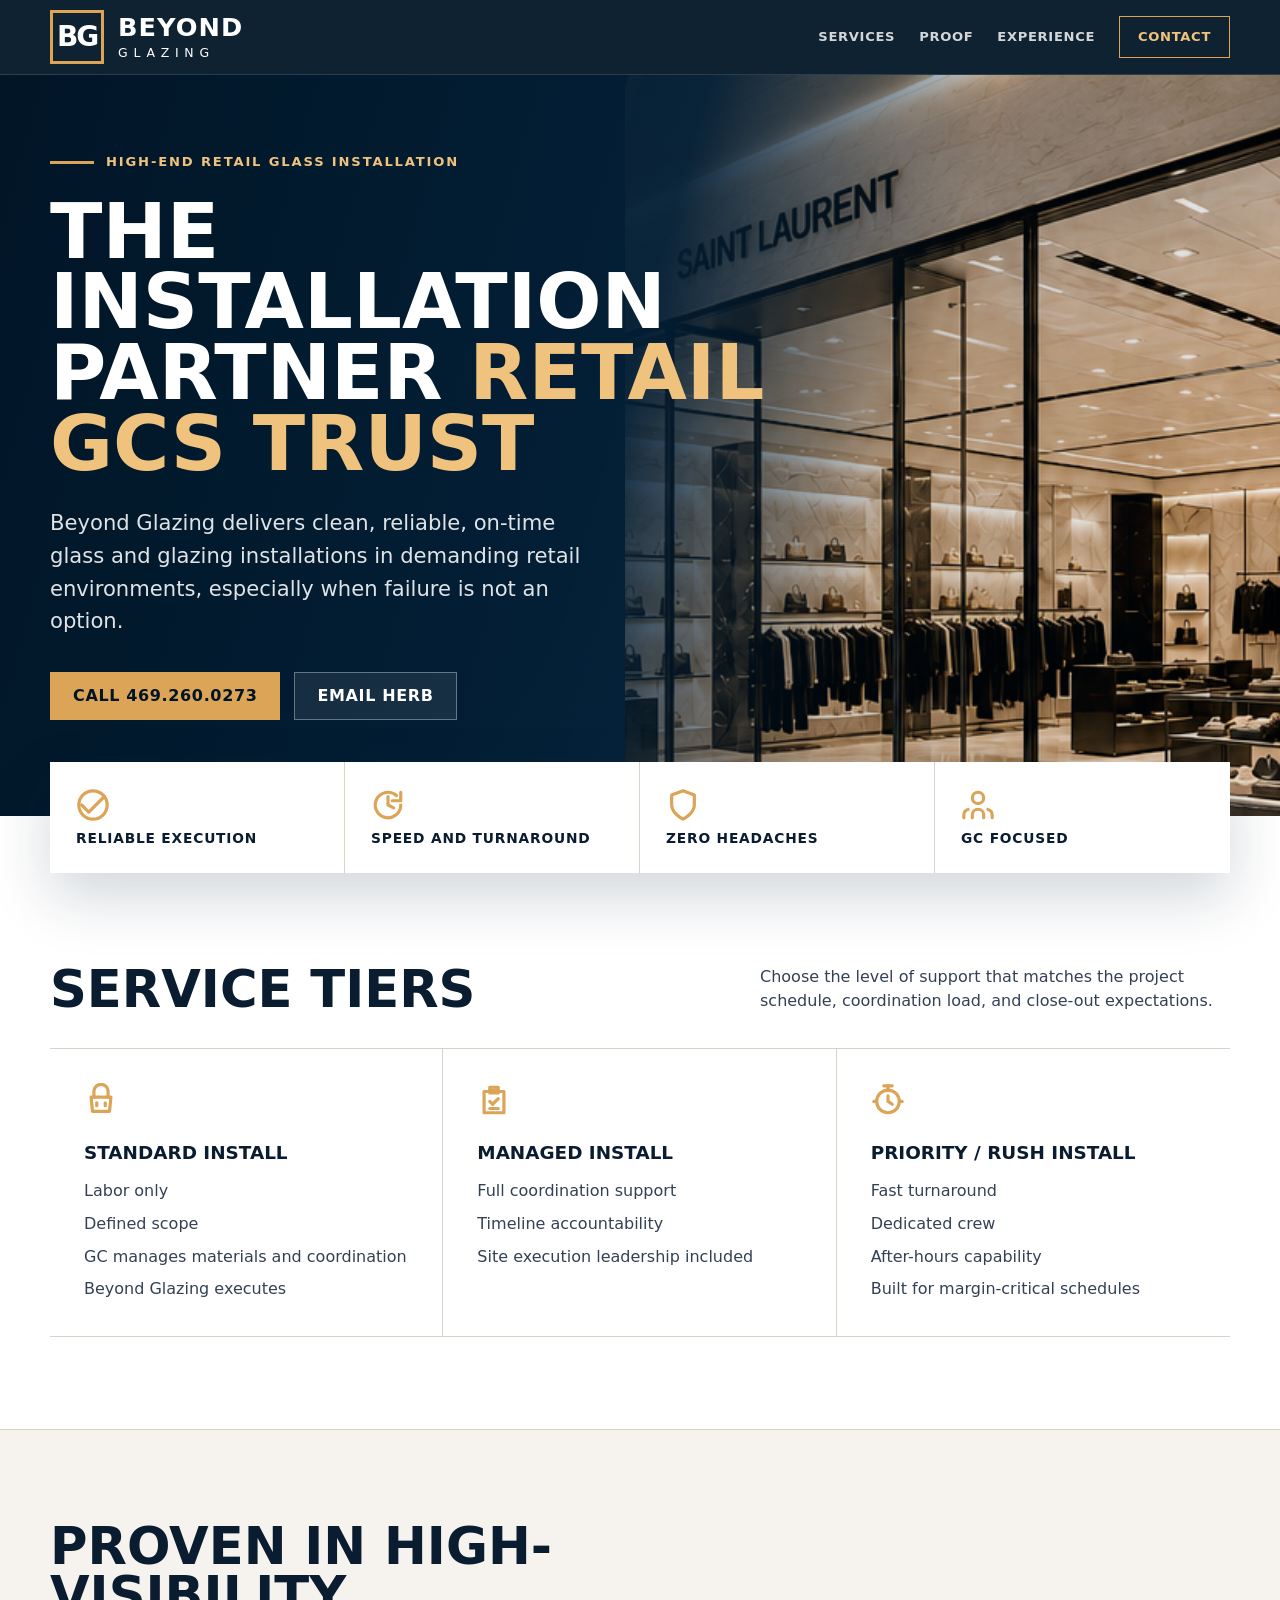
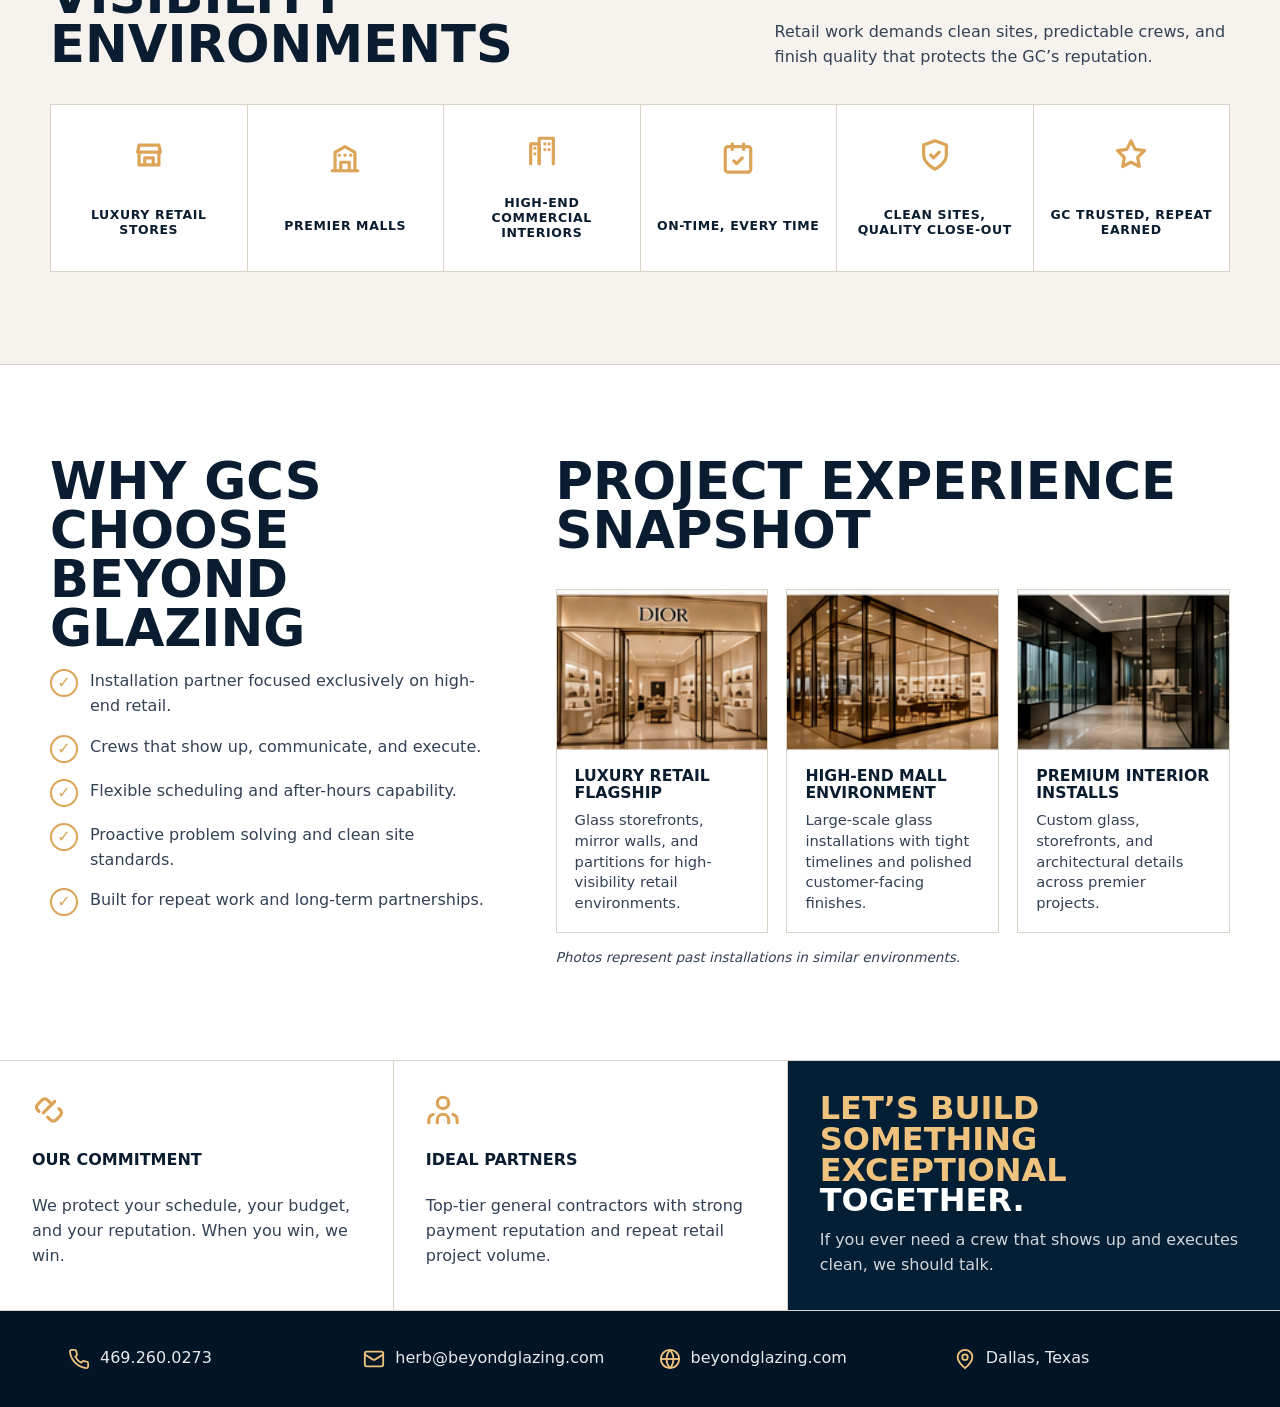
<file: beyond-glazing/index.html>
<!DOCTYPE html>
<html lang="en">
<head>
    <meta charset="UTF-8">
    <meta name="viewport" content="width=device-width, initial-scale=1.0">
    <title>Beyond Glazing | High-End Retail Glass Installation</title>
    <style>
        :root {
            --navy: #031f36;
            --navy-deep: #011526;
            --navy-soft: #0f3450;
            --gold: #dca457;
            --gold-light: #efc37e;
            --ink: #0a1c30;
            --body: #334155;
            --line: #d9d2c7;
            --paper: #ffffff;
            --wash: #f6f3ee;
            --steel: #e8edf2;
        }

        * {
            box-sizing: border-box;
            margin: 0;
            padding: 0;
        }

        html {
            scroll-behavior: smooth;
        }

        body {
            min-width: 320px;
            font-family: Inter, ui-sans-serif, system-ui, -apple-system, BlinkMacSystemFont, "Segoe UI", sans-serif;
            color: var(--ink);
            background: var(--paper);
            line-height: 1.55;
            -webkit-font-smoothing: antialiased;
        }

        a {
            color: inherit;
        }

        .site-header {
            position: sticky;
            top: 0;
            z-index: 20;
            border-bottom: 1px solid rgba(255, 255, 255, 0.12);
            background: rgba(1, 21, 38, 0.94);
            color: #fff;
            backdrop-filter: blur(16px);
        }

        .nav {
            display: flex;
            align-items: center;
            justify-content: space-between;
            width: min(1180px, calc(100% - 40px));
            min-height: 74px;
            margin: 0 auto;
            gap: 24px;
        }

        .brand {
            display: flex;
            align-items: center;
            gap: 14px;
            text-decoration: none;
        }

        .mark {
            display: grid;
            place-items: center;
            width: 54px;
            height: 54px;
            border: 3px solid var(--gold);
            font-size: 28px;
            font-weight: 900;
            letter-spacing: -0.08em;
            color: #fff;
        }

        .brand-text {
            display: grid;
            line-height: 1;
            text-transform: uppercase;
        }

        .brand-text strong {
            font-size: clamp(1.2rem, 2vw, 1.65rem);
            letter-spacing: 0.04em;
        }

        .brand-text span {
            margin-top: 6px;
            font-size: 0.78rem;
            letter-spacing: 0.46em;
        }

        .nav-links {
            display: flex;
            align-items: center;
            gap: 24px;
            font-size: 0.82rem;
            font-weight: 800;
            letter-spacing: 0.05em;
            text-transform: uppercase;
        }

        .nav-links a {
            text-decoration: none;
            color: rgba(255, 255, 255, 0.82);
        }

        .nav-links a:hover {
            color: var(--gold-light);
        }

        .nav-cta {
            display: inline-flex;
            align-items: center;
            justify-content: center;
            min-height: 42px;
            padding: 0 18px;
            border: 1px solid var(--gold);
            color: var(--gold-light) !important;
        }

        .hero {
            position: relative;
            overflow: hidden;
            color: #fff;
            background:
                linear-gradient(105deg, rgba(1, 21, 38, 0.99) 0%, rgba(3, 31, 54, 0.96) 48%, rgba(3, 31, 54, 0.18) 68%, rgba(3, 31, 54, 0.04) 100%),
                url("beyond-glazing-hero-storefront.png") right center / auto 100% no-repeat,
                linear-gradient(135deg, var(--navy-deep), var(--navy-soft));
            min-height: min(720px, calc(100svh - 74px));
        }

        .hero-inner {
            display: grid;
            align-content: center;
            width: min(1180px, calc(100% - 40px));
            min-height: min(720px, calc(100svh - 74px));
            margin: 0 auto;
            padding: 72px 0 96px;
        }

        .hero-copy {
            max-width: 720px;
        }

        .eyebrow {
            display: inline-flex;
            align-items: center;
            gap: 12px;
            margin-bottom: 24px;
            color: var(--gold-light);
            font-size: 0.82rem;
            font-weight: 900;
            letter-spacing: 0.14em;
            text-transform: uppercase;
        }

        .eyebrow::before {
            content: "";
            width: 44px;
            height: 3px;
            background: var(--gold);
        }

        h1 {
            max-width: 760px;
            font-size: clamp(2.8rem, 6vw, 4.9rem);
            line-height: 0.92;
            letter-spacing: 0;
            text-transform: uppercase;
        }

        .gold {
            color: var(--gold-light);
        }

        .hero-lede {
            max-width: 560px;
            margin-top: 28px;
            color: rgba(255, 255, 255, 0.88);
            font-size: clamp(1.05rem, 2vw, 1.32rem);
        }

        .hero-actions {
            display: flex;
            flex-wrap: wrap;
            gap: 14px;
            margin-top: 34px;
        }

        .button {
            display: inline-flex;
            align-items: center;
            justify-content: center;
            min-height: 48px;
            padding: 0 22px;
            border: 1px solid transparent;
            background: var(--gold);
            color: var(--navy-deep);
            font-weight: 900;
            text-decoration: none;
            text-transform: uppercase;
            letter-spacing: 0.04em;
        }

        .button.secondary {
            border-color: rgba(255, 255, 255, 0.34);
            background: rgba(255, 255, 255, 0.08);
            color: #fff;
        }

        .trust-strip {
            display: grid;
            grid-template-columns: repeat(4, minmax(0, 1fr));
            width: min(1180px, calc(100% - 40px));
            margin: -54px auto 0;
            position: relative;
            z-index: 3;
            background: var(--paper);
            box-shadow: 0 24px 60px rgba(3, 31, 54, 0.18);
        }

        .trust-item {
            display: grid;
            gap: 8px;
            padding: 26px;
            border-right: 1px solid var(--line);
            color: var(--ink);
        }

        .trust-item:last-child {
            border-right: 0;
        }

        .icon {
            width: 34px;
            height: 34px;
            stroke: var(--gold);
            stroke-width: 2.25;
            fill: none;
            stroke-linecap: round;
            stroke-linejoin: round;
        }

        .trust-item strong {
            font-size: 0.86rem;
            line-height: 1.2;
            text-transform: uppercase;
            letter-spacing: 0.06em;
        }

        .section {
            width: min(1180px, calc(100% - 40px));
            margin: 0 auto;
            padding: 92px 0;
        }

        .section-title {
            display: flex;
            align-items: end;
            justify-content: space-between;
            gap: 28px;
            margin-bottom: 34px;
        }

        h2 {
            font-size: clamp(2rem, 4vw, 3.8rem);
            line-height: 0.96;
            letter-spacing: 0;
            text-transform: uppercase;
        }

        .section-title p {
            max-width: 470px;
            color: var(--body);
            font-size: 1rem;
        }

        .tiers {
            display: grid;
            grid-template-columns: repeat(3, minmax(0, 1fr));
            border-top: 1px solid var(--line);
            border-bottom: 1px solid var(--line);
        }

        .tier {
            min-height: 280px;
            padding: 34px;
            border-right: 1px solid var(--line);
        }

        .tier:last-child {
            border-right: 0;
        }

        .tier h3 {
            margin: 18px 0 16px;
            font-size: 1.15rem;
            line-height: 1.08;
            text-transform: uppercase;
        }

        .tier ul,
        .check-list {
            list-style: none;
        }

        .tier li {
            margin-top: 8px;
            color: var(--body);
        }

        .proof-band {
            background: var(--wash);
            border-top: 1px solid var(--line);
            border-bottom: 1px solid var(--line);
        }

        .proof-grid {
            display: grid;
            grid-template-columns: repeat(6, minmax(0, 1fr));
            gap: 1px;
            background: var(--line);
            border: 1px solid var(--line);
        }

        .proof-card {
            display: grid;
            place-items: center;
            min-height: 166px;
            padding: 22px 14px;
            background: #fff;
            text-align: center;
        }

        .proof-card strong {
            margin-top: 14px;
            font-size: 0.78rem;
            line-height: 1.2;
            letter-spacing: 0.05em;
            text-transform: uppercase;
        }

        .split {
            display: grid;
            grid-template-columns: 0.9fr 1.35fr;
            gap: 56px;
            align-items: start;
        }

        .check-list li {
            display: grid;
            grid-template-columns: 28px 1fr;
            gap: 12px;
            margin: 16px 0;
            color: var(--body);
        }

        .check {
            display: grid;
            place-items: center;
            width: 28px;
            height: 28px;
            border: 2px solid var(--gold);
            border-radius: 999px;
            color: var(--gold);
            font-weight: 900;
            line-height: 1;
        }

        .experience-grid {
            display: grid;
            grid-template-columns: repeat(3, minmax(0, 1fr));
            gap: 18px;
        }

        .experience-card {
            display: grid;
            grid-template-rows: 160px auto;
            background: var(--paper);
            border: 1px solid var(--line);
        }

        .experience-card img {
            width: 100%;
            height: 100%;
            object-fit: cover;
        }

        .experience-card:nth-child(1) img {
            object-position: 62% 73%;
        }

        .experience-card:nth-child(2) img {
            object-position: 55% 22%;
        }

        .experience-card:nth-child(3) img {
            object-position: 86% 67%;
        }

        .experience-card div {
            padding: 18px;
        }

        .experience-card h3 {
            margin-bottom: 8px;
            font-size: 0.98rem;
            line-height: 1.08;
            text-transform: uppercase;
        }

        .experience-card p {
            color: var(--body);
            font-size: 0.92rem;
            line-height: 1.42;
        }

        .cta-row {
            display: grid;
            grid-template-columns: 1fr 1fr 1.25fr;
            border-top: 1px solid var(--line);
            border-bottom: 1px solid var(--line);
        }

        .cta-panel {
            display: grid;
            gap: 12px;
            padding: 32px;
            border-right: 1px solid var(--line);
        }

        .cta-panel:last-child {
            border-right: 0;
            background: var(--navy);
            color: #fff;
        }

        .cta-panel h2 {
            font-size: clamp(1.5rem, 2.5vw, 2.15rem);
        }

        .cta-panel h3 {
            font-size: 1rem;
            text-transform: uppercase;
        }

        .cta-panel p {
            color: var(--body);
        }

        .cta-panel:last-child p {
            color: rgba(255, 255, 255, 0.82);
        }

        .contact {
            background: var(--navy-deep);
            color: #fff;
        }

        .contact-inner {
            display: grid;
            grid-template-columns: repeat(4, minmax(0, 1fr));
            gap: 1px;
            width: min(1180px, calc(100% - 40px));
            margin: 0 auto;
            padding: 26px 0;
        }

        .contact a,
        .contact span {
            display: inline-flex;
            align-items: center;
            gap: 10px;
            min-height: 44px;
            padding: 0 18px;
            color: rgba(255, 255, 255, 0.9);
            text-decoration: none;
        }

        .contact svg {
            flex: 0 0 auto;
            width: 22px;
            height: 22px;
            color: var(--gold-light);
        }

        @media (max-width: 960px) {
            .nav {
                min-height: 68px;
            }

            .nav-links a:not(.nav-cta) {
                display: none;
            }

            .hero {
                min-height: auto;
                background:
                    linear-gradient(180deg, rgba(1, 21, 38, 0.96) 0%, rgba(3, 31, 54, 0.9) 50%, rgba(3, 31, 54, 0.78) 100%),
                    url("beyond-glazing-hero-storefront.png") center top / cover no-repeat,
                    var(--navy);
            }

            .hero-inner {
                min-height: min(640px, calc(100svh - 68px));
                padding: 66px 0 108px;
            }

            .trust-strip,
            .tiers,
            .split,
            .cta-row,
            .contact-inner {
                grid-template-columns: 1fr;
            }

            .trust-item,
            .tier,
            .cta-panel {
                border-right: 0;
                border-bottom: 1px solid var(--line);
            }

            .trust-item:last-child,
            .tier:last-child,
            .cta-panel:last-child {
                border-bottom: 0;
            }

            .proof-grid {
                grid-template-columns: repeat(3, minmax(0, 1fr));
            }
        }

        @media (max-width: 680px) {
            .nav {
                width: min(100% - 28px, 1180px);
            }

            .mark {
                width: 48px;
                height: 48px;
            }

            .brand-text span {
                letter-spacing: 0.31em;
            }

            .nav-cta {
                min-height: 38px;
                padding: 0 12px;
                font-size: 0.74rem;
            }

            .hero-inner,
            .section,
            .trust-strip,
            .contact-inner {
                width: min(100% - 28px, 1180px);
            }

            .hero-inner {
                min-height: min(590px, calc(100svh - 68px));
                padding-top: 54px;
            }

            .hero-actions {
                display: grid;
            }

            .button {
                width: 100%;
            }

            .section {
                padding: 68px 0;
            }

            .section-title {
                display: grid;
                gap: 16px;
            }

            .trust-strip {
                margin-top: -38px;
            }

            .trust-item,
            .tier,
            .cta-panel {
                padding: 24px;
            }

            .proof-grid,
            .experience-grid {
                grid-template-columns: 1fr;
            }

            .proof-card {
                min-height: 132px;
            }
        }
    </style>
</head>
<body>
    <header class="site-header">
        <nav class="nav" aria-label="Primary navigation">
            <a class="brand" href="#top" aria-label="Beyond Glazing home">
                <span class="mark" aria-hidden="true">BG</span>
                <span class="brand-text"><strong>Beyond</strong><span>Glazing</span></span>
            </a>
            <div class="nav-links">
                <a href="#services">Services</a>
                <a href="#proof">Proof</a>
                <a href="#experience">Experience</a>
                <a class="nav-cta" href="#contact">Contact</a>
            </div>
        </nav>
    </header>

    <main id="top">
        <section class="hero" aria-label="Beyond Glazing introduction">
            <div class="hero-inner">
                <div class="hero-copy">
                    <p class="eyebrow">High-end retail glass installation</p>
                    <h1>The installation partner <span class="gold">retail GCs trust</span></h1>
                    <p class="hero-lede">Beyond Glazing delivers clean, reliable, on-time glass and glazing installations in demanding retail environments, especially when failure is not an option.</p>
                    <div class="hero-actions">
                        <a class="button" href="tel:4692600273">Call 469.260.0273</a>
                        <a class="button secondary" href="mailto:herb@beyondglazing.com">Email Herb</a>
                    </div>
                </div>
            </div>
        </section>

        <div class="trust-strip" aria-label="Operating strengths">
            <div class="trust-item">
                <svg class="icon" viewBox="0 0 24 24" aria-hidden="true"><path d="M20 6 9 17l-5-5"/><circle cx="12" cy="12" r="10"/></svg>
                <strong>Reliable execution</strong>
            </div>
            <div class="trust-item">
                <svg class="icon" viewBox="0 0 24 24" aria-hidden="true"><path d="M12 6v6l4 2"/><path d="M21 12a9 9 0 1 1-3-6.7"/><path d="M21 3v6h-6"/></svg>
                <strong>Speed and turnaround</strong>
            </div>
            <div class="trust-item">
                <svg class="icon" viewBox="0 0 24 24" aria-hidden="true"><path d="M12 22s8-4 8-10V5l-8-3-8 3v7c0 6 8 10 8 10Z"/></svg>
                <strong>Zero headaches</strong>
            </div>
            <div class="trust-item">
                <svg class="icon" viewBox="0 0 24 24" aria-hidden="true"><path d="M16 21v-2a4 4 0 0 0-8 0v2"/><circle cx="12" cy="7" r="4"/><path d="M22 21v-2a4 4 0 0 0-3-3.87"/><path d="M2 21v-2a4 4 0 0 1 3-3.87"/></svg>
                <strong>GC focused</strong>
            </div>
        </div>

        <section class="section" id="services">
            <div class="section-title">
                <h2>Service tiers</h2>
                <p>Choose the level of support that matches the project schedule, coordination load, and close-out expectations.</p>
            </div>
            <div class="tiers">
                <article class="tier">
                    <svg class="icon" viewBox="0 0 24 24" aria-hidden="true"><path d="M7 10V6a5 5 0 0 1 10 0v4"/><path d="M5 10h14l-1 10H6L5 10Z"/><path d="M9 14v2"/><path d="M15 14v2"/></svg>
                    <h3>Standard install</h3>
                    <ul>
                        <li>Labor only</li>
                        <li>Defined scope</li>
                        <li>GC manages materials and coordination</li>
                        <li>Beyond Glazing executes</li>
                    </ul>
                </article>
                <article class="tier">
                    <svg class="icon" viewBox="0 0 24 24" aria-hidden="true"><path d="M9 5h6"/><path d="M9 3h6v4H9z"/><path d="M5 6h14v15H5z"/><path d="m9 13 2 2 4-4"/><path d="M9 18h6"/></svg>
                    <h3>Managed install</h3>
                    <ul>
                        <li>Full coordination support</li>
                        <li>Timeline accountability</li>
                        <li>Site execution leadership included</li>
                    </ul>
                </article>
                <article class="tier">
                    <svg class="icon" viewBox="0 0 24 24" aria-hidden="true"><circle cx="12" cy="13" r="8"/><path d="M12 9v4l3 2"/><path d="M9 2h6"/><path d="M12 2v3"/><path d="M4 13H2"/><path d="M22 13h-2"/></svg>
                    <h3>Priority / rush install</h3>
                    <ul>
                        <li>Fast turnaround</li>
                        <li>Dedicated crew</li>
                        <li>After-hours capability</li>
                        <li>Built for margin-critical schedules</li>
                    </ul>
                </article>
            </div>
        </section>

        <section class="proof-band" id="proof">
            <div class="section">
                <div class="section-title">
                    <h2>Proven in high-visibility environments</h2>
                    <p>Retail work demands clean sites, predictable crews, and finish quality that protects the GC’s reputation.</p>
                </div>
                <div class="proof-grid">
                    <div class="proof-card">
                        <svg class="icon" viewBox="0 0 24 24" aria-hidden="true"><path d="M4 10h16l-1-5H5l-1 5Z"/><path d="M5 10v9h14v-9"/><path d="M9 19v-5h6v5"/></svg>
                        <strong>Luxury retail stores</strong>
                    </div>
                    <div class="proof-card">
                        <svg class="icon" viewBox="0 0 24 24" aria-hidden="true"><path d="M3 21h18"/><path d="M5 21V8l7-4 7 4v13"/><path d="M9 21v-6h6v6"/><path d="M8 10h.01"/><path d="M12 10h.01"/><path d="M16 10h.01"/></svg>
                        <strong>Premier malls</strong>
                    </div>
                    <div class="proof-card">
                        <svg class="icon" viewBox="0 0 24 24" aria-hidden="true"><path d="M4 21V7h6v14"/><path d="M10 21V3h10v18"/><path d="M7 10h.01"/><path d="M7 14h.01"/><path d="M14 7h.01"/><path d="M17 7h.01"/><path d="M14 11h.01"/><path d="M17 11h.01"/></svg>
                        <strong>High-end commercial interiors</strong>
                    </div>
                    <div class="proof-card">
                        <svg class="icon" viewBox="0 0 24 24" aria-hidden="true"><path d="M8 2v4"/><path d="M16 2v4"/><rect x="3" y="4" width="18" height="18" rx="2"/><path d="m9 14 2 2 4-4"/></svg>
                        <strong>On-time, every time</strong>
                    </div>
                    <div class="proof-card">
                        <svg class="icon" viewBox="0 0 24 24" aria-hidden="true"><path d="M12 22s8-4 8-10V5l-8-3-8 3v7c0 6 8 10 8 10Z"/><path d="m9 12 2 2 4-4"/></svg>
                        <strong>Clean sites, quality close-out</strong>
                    </div>
                    <div class="proof-card">
                        <svg class="icon" viewBox="0 0 24 24" aria-hidden="true"><path d="m12 2 2.9 6 6.6.9-4.8 4.7 1.1 6.5L12 17l-5.8 3.1 1.1-6.5-4.8-4.7 6.6-.9L12 2Z"/></svg>
                        <strong>GC trusted, repeat earned</strong>
                    </div>
                </div>
            </div>
        </section>

        <section class="section" id="experience">
            <div class="split">
                <div>
                    <h2>Why GCs choose Beyond Glazing</h2>
                    <ul class="check-list">
                        <li><span class="check">✓</span><span>Installation partner focused exclusively on high-end retail.</span></li>
                        <li><span class="check">✓</span><span>Crews that show up, communicate, and execute.</span></li>
                        <li><span class="check">✓</span><span>Flexible scheduling and after-hours capability.</span></li>
                        <li><span class="check">✓</span><span>Proactive problem solving and clean site standards.</span></li>
                        <li><span class="check">✓</span><span>Built for repeat work and long-term partnerships.</span></li>
                    </ul>
                </div>
                <div>
                    <div class="section-title">
                        <h2>Project experience snapshot</h2>
                    </div>
                    <div class="experience-grid">
                        <article class="experience-card">
                            <img src="beyond-glazing-luxury-retail.png" alt="Luxury retail glass storefront">
                            <div>
                                <h3>Luxury retail flagship</h3>
                                <p>Glass storefronts, mirror walls, and partitions for high-visibility retail environments.</p>
                            </div>
                        </article>
                        <article class="experience-card">
                            <img src="beyond-glazing-mall-install.png" alt="High-end mall glass environment">
                            <div>
                                <h3>High-end mall environment</h3>
                                <p>Large-scale glass installations with tight timelines and polished customer-facing finishes.</p>
                            </div>
                        </article>
                        <article class="experience-card">
                            <img src="beyond-glazing-interior-install.png" alt="Premium interior glass installation">
                            <div>
                                <h3>Premium interior installs</h3>
                                <p>Custom glass, storefronts, and architectural details across premier projects.</p>
                            </div>
                        </article>
                    </div>
                    <p style="margin-top: 14px; color: var(--body); font-size: 0.85rem;"><em>Photos represent past installations in similar environments.</em></p>
                </div>
            </div>
        </section>

        <section class="cta-row" aria-label="Commitment and ideal partners">
            <div class="cta-panel">
                <svg class="icon" viewBox="0 0 24 24" aria-hidden="true"><path d="m11 17 2 2a2.8 2.8 0 0 0 4 0l3-3a2.8 2.8 0 0 0 0-4l-1-1"/><path d="m13 7-2-2a2.8 2.8 0 0 0-4 0L4 8a2.8 2.8 0 0 0 0 4l1 1"/><path d="m8 14 8-8"/></svg>
                <h3>Our commitment</h3>
                <p>We protect your schedule, your budget, and your reputation. When you win, we win.</p>
            </div>
            <div class="cta-panel">
                <svg class="icon" viewBox="0 0 24 24" aria-hidden="true"><path d="M16 21v-2a4 4 0 0 0-8 0v2"/><circle cx="12" cy="7" r="4"/><path d="M22 21v-2a4 4 0 0 0-3-3.87"/><path d="M2 21v-2a4 4 0 0 1 3-3.87"/></svg>
                <h3>Ideal partners</h3>
                <p>Top-tier general contractors with strong payment reputation and repeat retail project volume.</p>
            </div>
            <div class="cta-panel">
                <h2><span class="gold">Let’s build something exceptional</span> together.</h2>
                <p>If you ever need a crew that shows up and executes clean, we should talk.</p>
            </div>
        </section>
    </main>

    <footer class="contact" id="contact">
        <div class="contact-inner">
            <a href="tel:4692600273">
                <svg viewBox="0 0 24 24" fill="none" stroke="currentColor" stroke-width="2" aria-hidden="true"><path d="M22 16.92v3a2 2 0 0 1-2.18 2 19.8 19.8 0 0 1-8.63-3.07 19.5 19.5 0 0 1-6-6A19.8 19.8 0 0 1 2.12 4.18 2 2 0 0 1 4.11 2h3a2 2 0 0 1 2 1.72c.12.9.32 1.77.57 2.61a2 2 0 0 1-.45 2.11L8 9.67a16 16 0 0 0 6.33 6.33l1.23-1.23a2 2 0 0 1 2.11-.45c.84.25 1.71.45 2.61.57A2 2 0 0 1 22 16.92Z"/></svg>
                469.260.0273
            </a>
            <a href="mailto:herb@beyondglazing.com">
                <svg viewBox="0 0 24 24" fill="none" stroke="currentColor" stroke-width="2" aria-hidden="true"><path d="m22 7-8.97 5.7a2 2 0 0 1-2.06 0L2 7"/><rect x="2" y="4" width="20" height="16" rx="2"/></svg>
                herb@beyondglazing.com
            </a>
            <a href="https://beyondglazing.com">
                <svg viewBox="0 0 24 24" fill="none" stroke="currentColor" stroke-width="2" aria-hidden="true"><circle cx="12" cy="12" r="10"/><path d="M2 12h20"/><path d="M12 2a15.3 15.3 0 0 1 0 20"/><path d="M12 2a15.3 15.3 0 0 0 0 20"/></svg>
                beyondglazing.com
            </a>
            <span>
                <svg viewBox="0 0 24 24" fill="none" stroke="currentColor" stroke-width="2" aria-hidden="true"><path d="M20 10c0 5-8 12-8 12S4 15 4 10a8 8 0 1 1 16 0Z"/><circle cx="12" cy="10" r="3"/></svg>
                Dallas, Texas
            </span>
        </div>
    </footer>
</body>
</html>
</file>
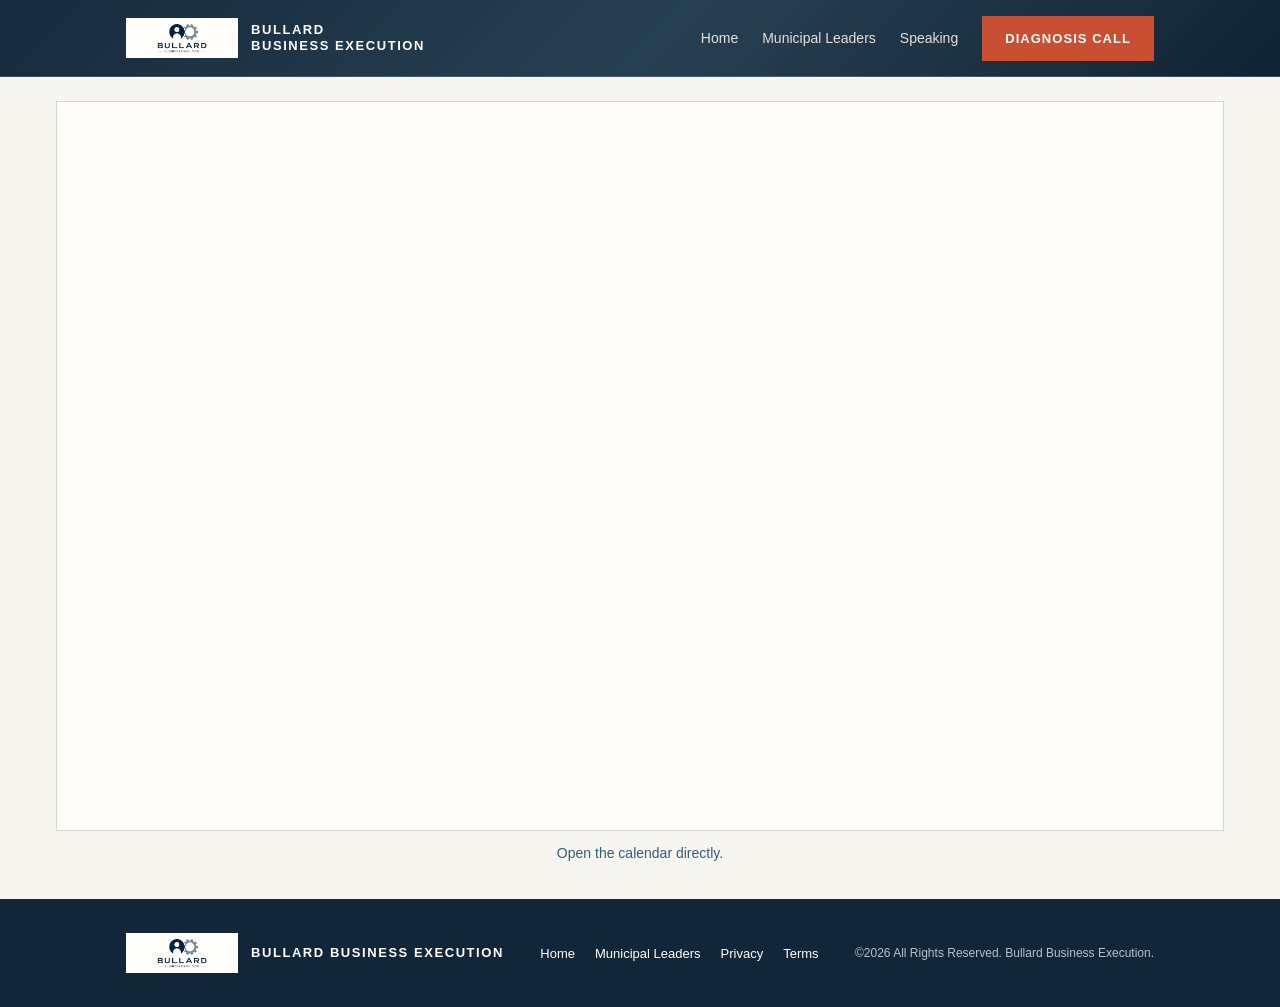
<file: chat-with-kevin-gm-convo/index.html>
<!DOCTYPE html><html lang="en"><head><meta charset="UTF-8"><meta name="viewport" content="width=device-width, initial-scale=1.0"><meta name="robots" content="noindex, nofollow"><title>GM Conversation | Bullard Business Execution</title><link rel="stylesheet" href="../calendar.css"></head><body>
<nav class="nav"><div class="shell nav-inner"><a class="brand" href="/"><img class="brand-logo" src="../assets/bbe-logo.png" alt=""><span>Bullard<br>Business Execution</span></a><ul class="nav-links"><li><a href="/">Home</a></li><li><a href="/municipal">Municipal Leaders</a></li><li><a href="../speaking.html">Speaking</a></li><li><a class="button" href="/execution-diagnosis/">Diagnosis Call</a></li></ul></div></nav>
<main class="calendar-main"><div class="calendar"><div class="tidycal-embed" data-path="kevinbullard/chat-with-kevin-gm-convo"></div><script src="https://asset-tidycal.b-cdn.net/js/embed.js" async></script></div><p class="fallback"><a href="https://meet.bullardbusinessexecution.com/chat-with-kevin-gm-convo">Open the calendar directly</a>.</p></main><footer><div class="shell footer-inner"><span class="brand"><img class="brand-logo" src="../assets/bbe-logo.png" alt=""><span>Bullard Business Execution</span></span><div class="footer-links"><a href="/">Home</a><a href="/municipal">Municipal Leaders</a><a href="../privacy.html">Privacy</a><a href="../terms.html">Terms</a></div><p class="footer-rights">&copy;2026 All Rights Reserved. Bullard Business Execution.</p></div></footer></body></html>
</file>
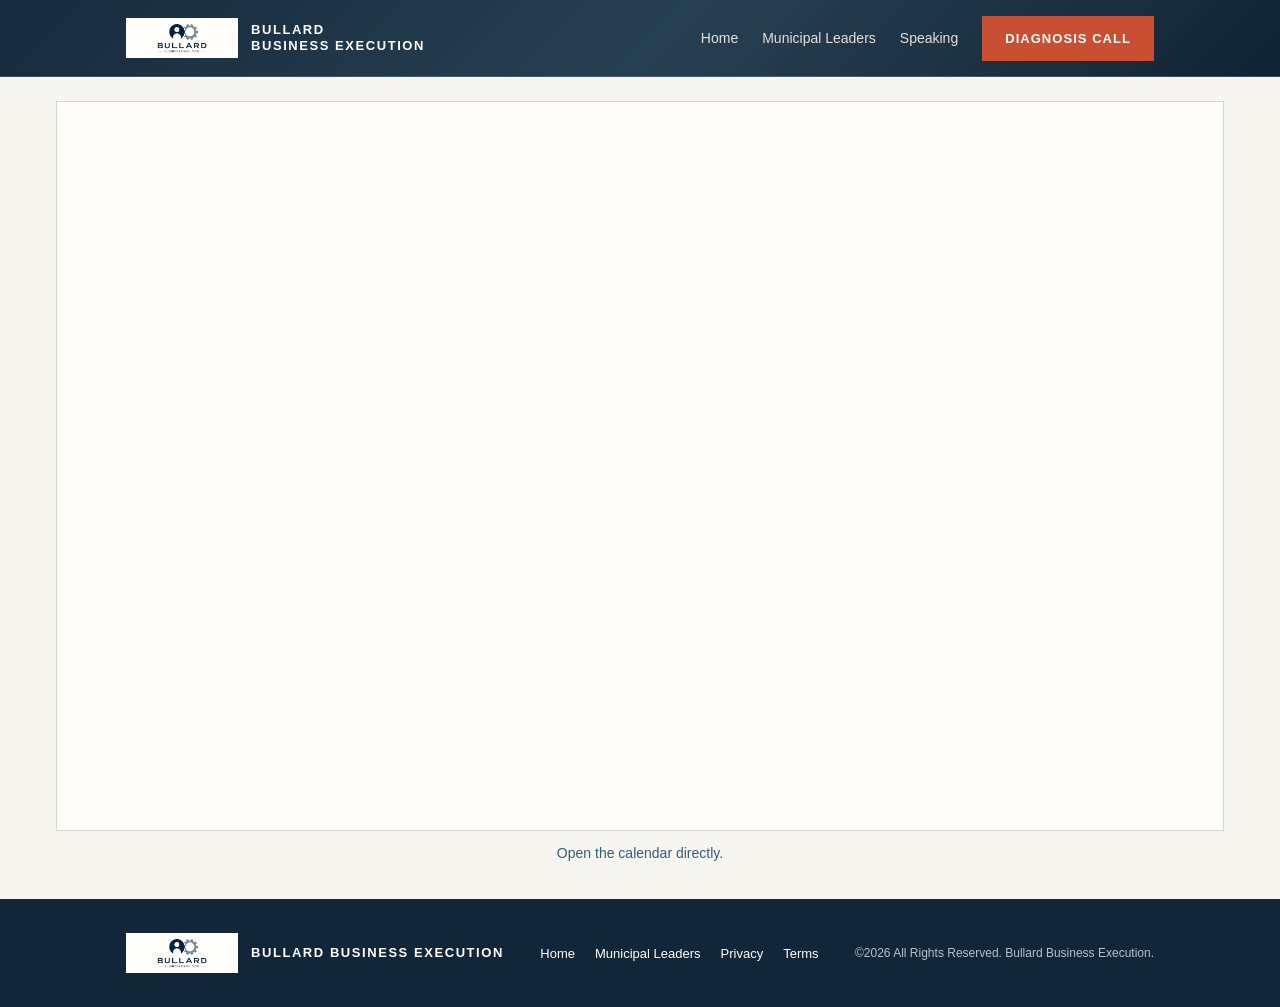
<file: coaching/index.html>
<!DOCTYPE html><html lang="en"><head><meta charset="UTF-8"><meta name="viewport" content="width=device-width, initial-scale=1.0"><meta name="robots" content="noindex, nofollow"><title>Coaching | Bullard Business Execution</title><link rel="stylesheet" href="../calendar.css"></head><body>
<nav class="nav"><div class="shell nav-inner"><a class="brand" href="/"><img class="brand-logo" src="../assets/bbe-logo.png" alt=""><span>Bullard<br>Business Execution</span></a><ul class="nav-links"><li><a href="/">Home</a></li><li><a href="/municipal">Municipal Leaders</a></li><li><a href="../speaking.html">Speaking</a></li><li><a class="button" href="/execution-diagnosis/">Diagnosis Call</a></li></ul></div></nav>
<main class="calendar-main"><div class="calendar"><div class="tidycal-embed" data-path="kevinbullard/coaching"></div><script src="https://asset-tidycal.b-cdn.net/js/embed.js" async></script></div><p class="fallback"><a href="https://meet.bullardbusinessexecution.com/coaching">Open the calendar directly</a>.</p></main><footer><div class="shell footer-inner"><span class="brand"><img class="brand-logo" src="../assets/bbe-logo.png" alt=""><span>Bullard Business Execution</span></span><div class="footer-links"><a href="/">Home</a><a href="/municipal">Municipal Leaders</a><a href="../privacy.html">Privacy</a><a href="../terms.html">Terms</a></div><p class="footer-rights">&copy;2026 All Rights Reserved. Bullard Business Execution.</p></div></footer></body></html>
</file>
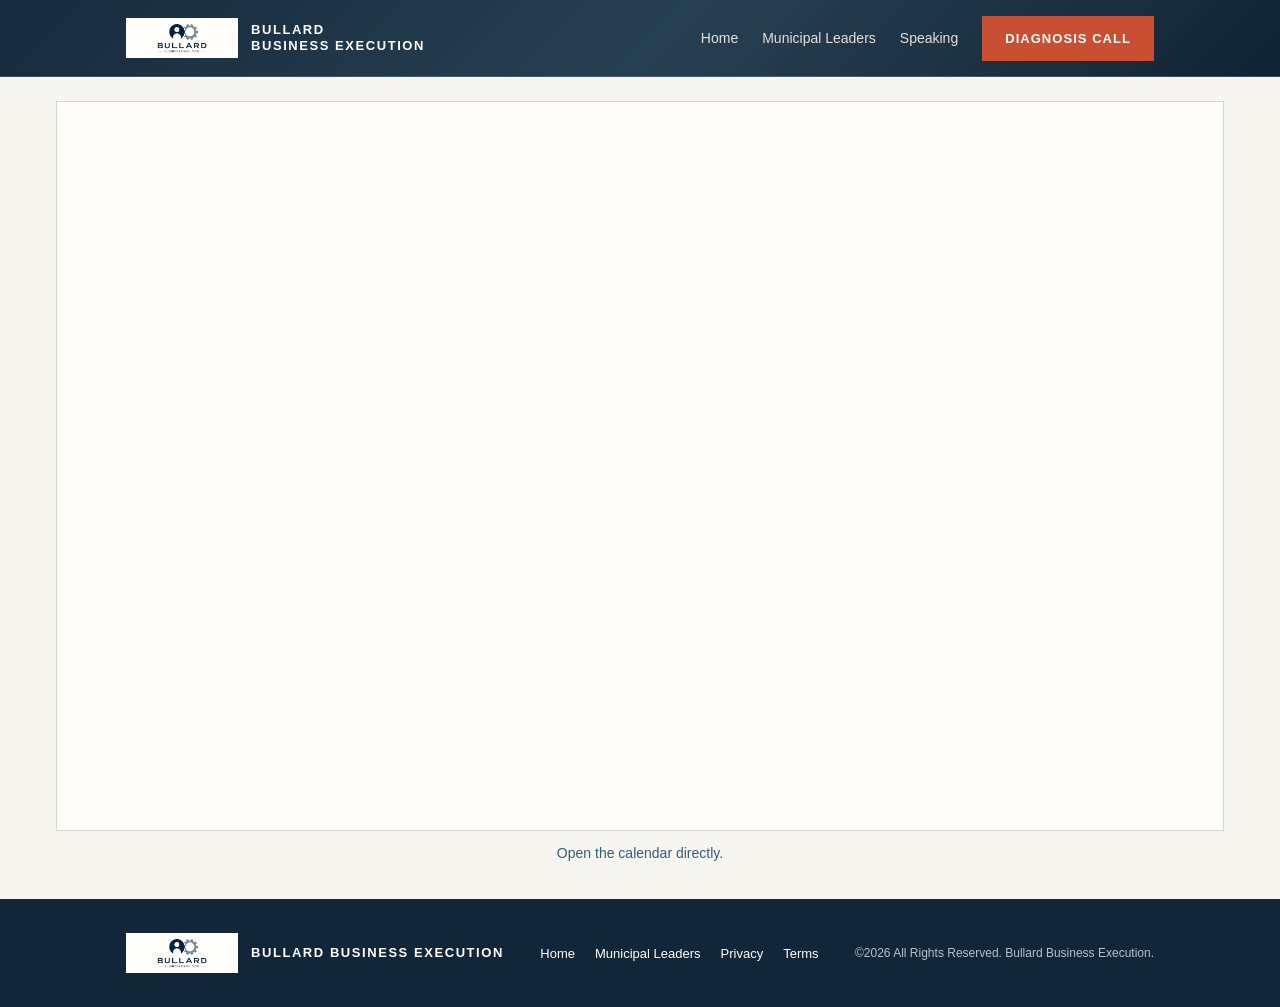
<file: connect-with-kevin/index.html>
<!DOCTYPE html><html lang="en"><head><meta charset="UTF-8"><meta name="viewport" content="width=device-width, initial-scale=1.0"><meta name="robots" content="noindex, nofollow"><title>Connect with Kevin | Bullard Business Execution</title><link rel="stylesheet" href="../calendar.css"></head><body>
<nav class="nav"><div class="shell nav-inner"><a class="brand" href="/"><img class="brand-logo" src="../assets/bbe-logo.png" alt=""><span>Bullard<br>Business Execution</span></a><ul class="nav-links"><li><a href="/">Home</a></li><li><a href="/municipal">Municipal Leaders</a></li><li><a href="../speaking.html">Speaking</a></li><li><a class="button" href="/execution-diagnosis/">Diagnosis Call</a></li></ul></div></nav>
<main class="calendar-main"><div class="calendar"><div class="tidycal-embed" data-path="kevinbullard/connect-with-kevin"></div><script src="https://asset-tidycal.b-cdn.net/js/embed.js" async></script></div><p class="fallback"><a href="https://meet.bullardbusinessexecution.com/connect-with-kevin">Open the calendar directly</a>.</p></main><footer><div class="shell footer-inner"><span class="brand"><img class="brand-logo" src="../assets/bbe-logo.png" alt=""><span>Bullard Business Execution</span></span><div class="footer-links"><a href="/">Home</a><a href="/municipal">Municipal Leaders</a><a href="../privacy.html">Privacy</a><a href="../terms.html">Terms</a></div><p class="footer-rights">&copy;2026 All Rights Reserved. Bullard Business Execution.</p></div></footer></body></html>
</file>
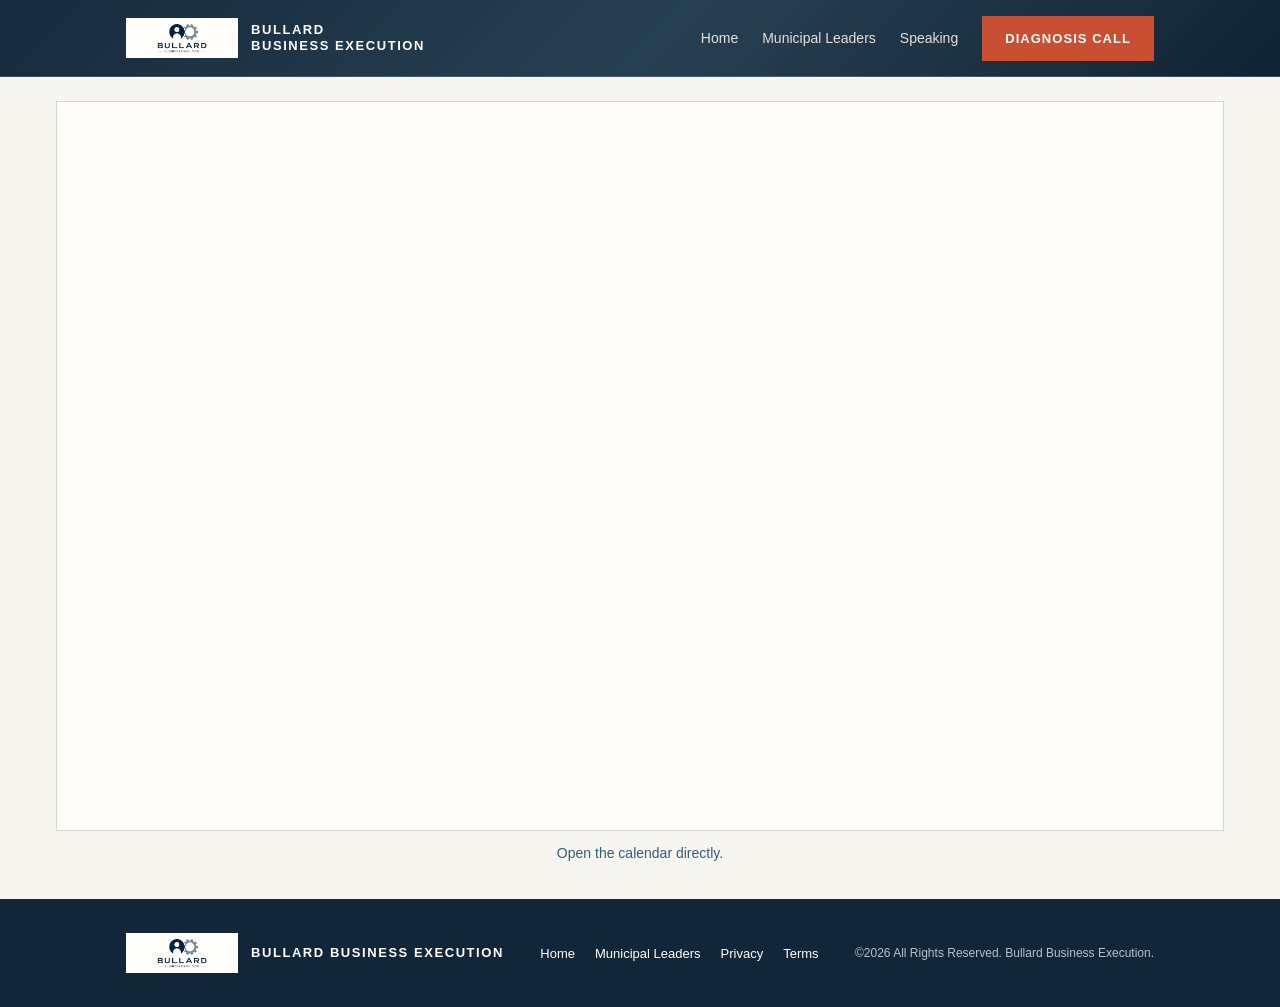
<file: execution-diagnosis/index.html>
<!DOCTYPE html><html lang="en"><head><meta charset="UTF-8"><meta name="viewport" content="width=device-width, initial-scale=1.0"><meta name="robots" content="noindex, nofollow"><title>Execution Diagnosis | Bullard Business Execution</title><link rel="stylesheet" href="../calendar.css"></head><body>
<nav class="nav"><div class="shell nav-inner"><a class="brand" href="/"><img class="brand-logo" src="../assets/bbe-logo.png" alt=""><span>Bullard<br>Business Execution</span></a><ul class="nav-links"><li><a href="/">Home</a></li><li><a href="/municipal">Municipal Leaders</a></li><li><a href="../speaking.html">Speaking</a></li><li><a class="button" href="/execution-diagnosis/">Diagnosis Call</a></li></ul></div></nav>
<main class="calendar-main"><div class="calendar"><div class="tidycal-embed" data-path="kevinbullard/connect-with-kevin"></div><script src="https://asset-tidycal.b-cdn.net/js/embed.js" async></script></div><p class="fallback"><a href="https://meet.bullardbusinessexecution.com/execution-diagnosis">Open the calendar directly</a>.</p></main><footer><div class="shell footer-inner"><span class="brand"><img class="brand-logo" src="../assets/bbe-logo.png" alt=""><span>Bullard Business Execution</span></span><div class="footer-links"><a href="/">Home</a><a href="/municipal">Municipal Leaders</a><a href="../privacy.html">Privacy</a><a href="../terms.html">Terms</a></div><p class="footer-rights">&copy;2026 All Rights Reserved. Bullard Business Execution.</p></div></footer></body></html>
</file>
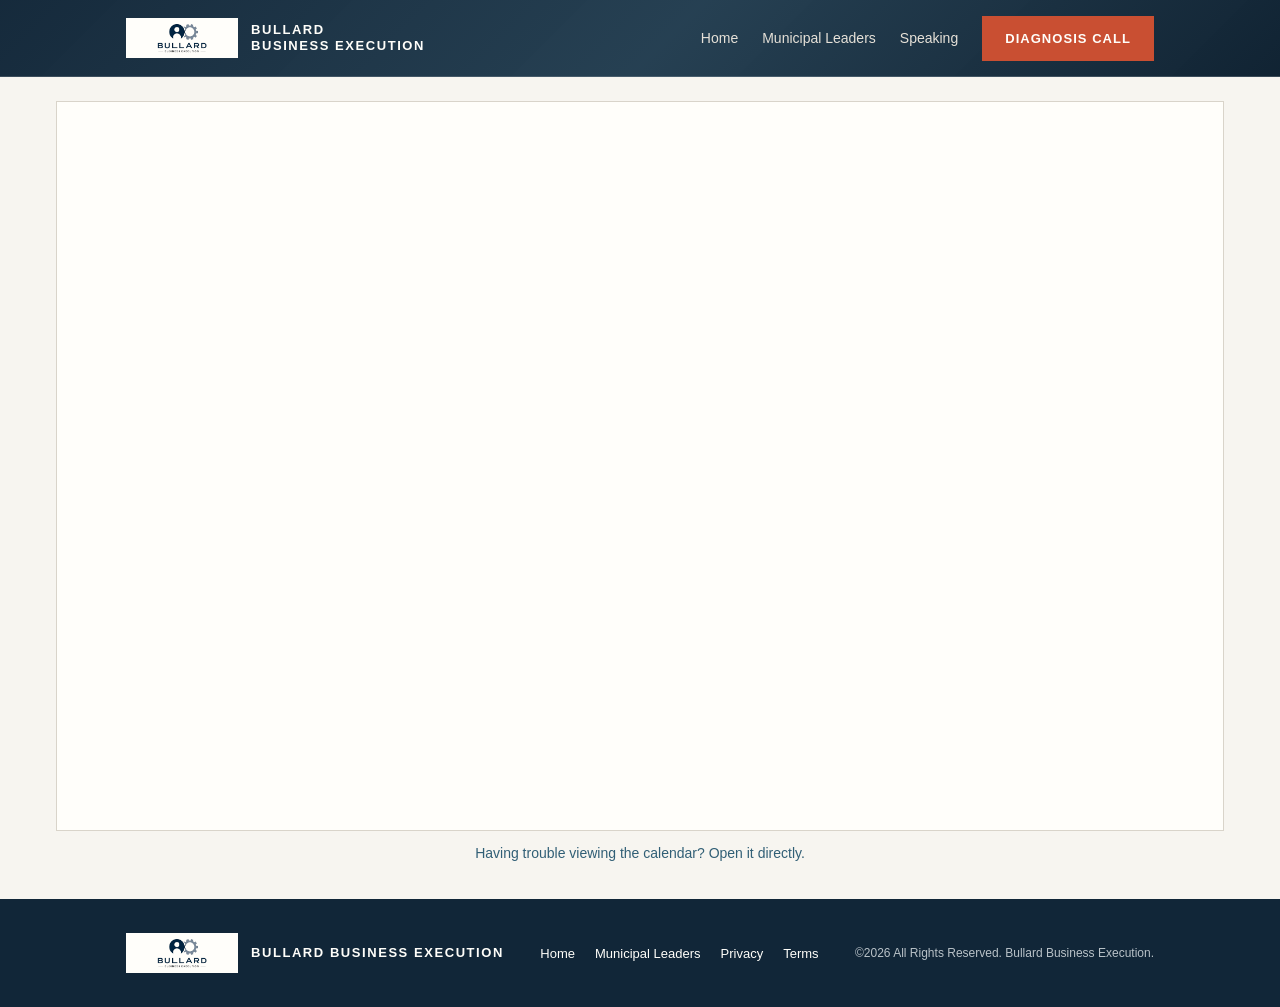
<file: lunch/index.html>
<!DOCTYPE html><html lang="en"><head><meta charset="UTF-8"><meta name="viewport" content="width=device-width, initial-scale=1.0"><meta name="robots" content="noindex, nofollow"><title>Lunch | Bullard Business Execution</title><link rel="stylesheet" href="../calendar.css"></head><body>
<nav class="nav"><div class="shell nav-inner"><a class="brand" href="/"><img class="brand-logo" src="../assets/bbe-logo.png" alt=""><span>Bullard<br>Business Execution</span></a><ul class="nav-links"><li><a href="/">Home</a></li><li><a href="/municipal">Municipal Leaders</a></li><li><a href="../speaking.html">Speaking</a></li><li><a class="button" href="/execution-diagnosis/">Diagnosis Call</a></li></ul></div></nav>
<main class="calendar-main"><div class="calendar"><div class="tidycal-embed" data-path="kevinbullard/lunch"></div><script src="https://asset-tidycal.b-cdn.net/js/embed.js" async></script></div><p class="fallback">Having trouble viewing the calendar? <a href="https://meet.bullardbusinessexecution.com/lunch">Open it directly</a>.</p></main>
<footer><div class="shell footer-inner"><span class="brand"><img class="brand-logo" src="../assets/bbe-logo.png" alt=""><span>Bullard Business Execution</span></span><div class="footer-links"><a href="/">Home</a><a href="/municipal">Municipal Leaders</a><a href="../privacy.html">Privacy</a><a href="../terms.html">Terms</a></div><p class="footer-rights">&copy;2026 All Rights Reserved. Bullard Business Execution.</p></div></footer></body></html>
</file>
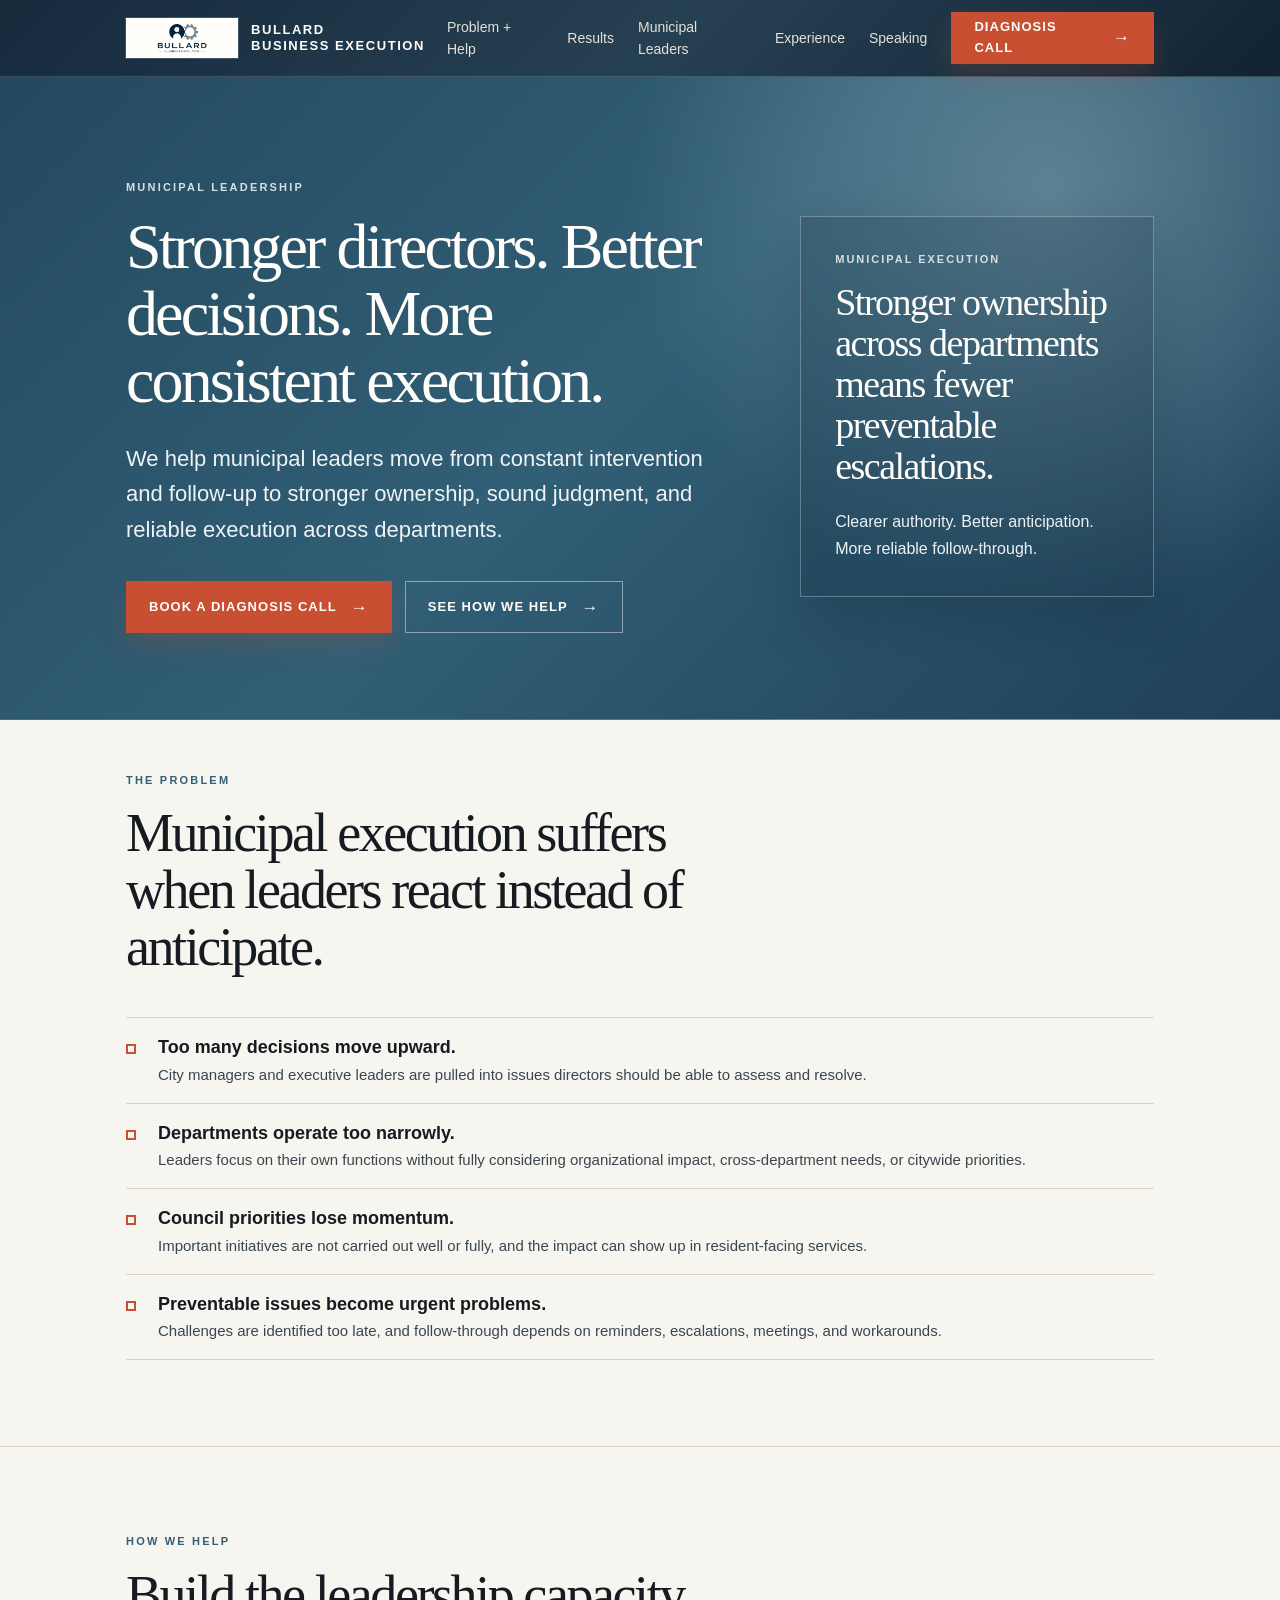
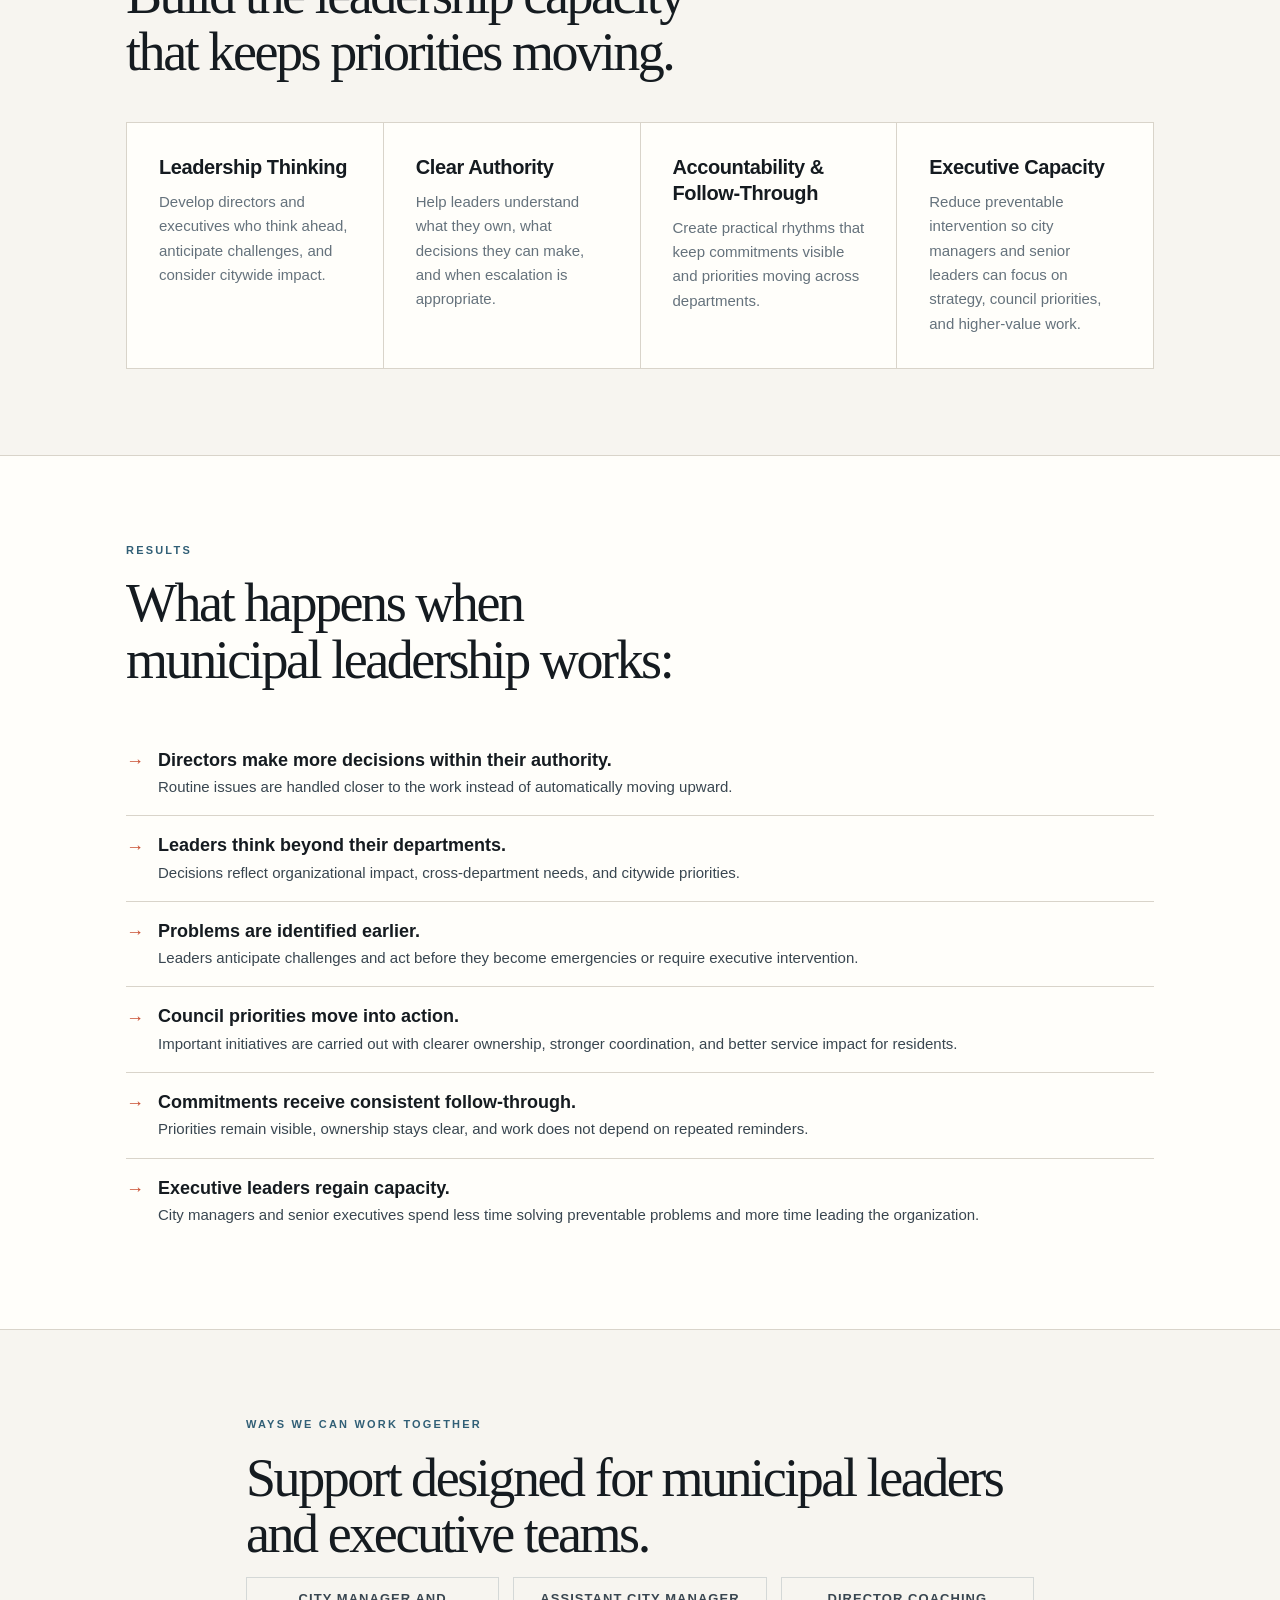
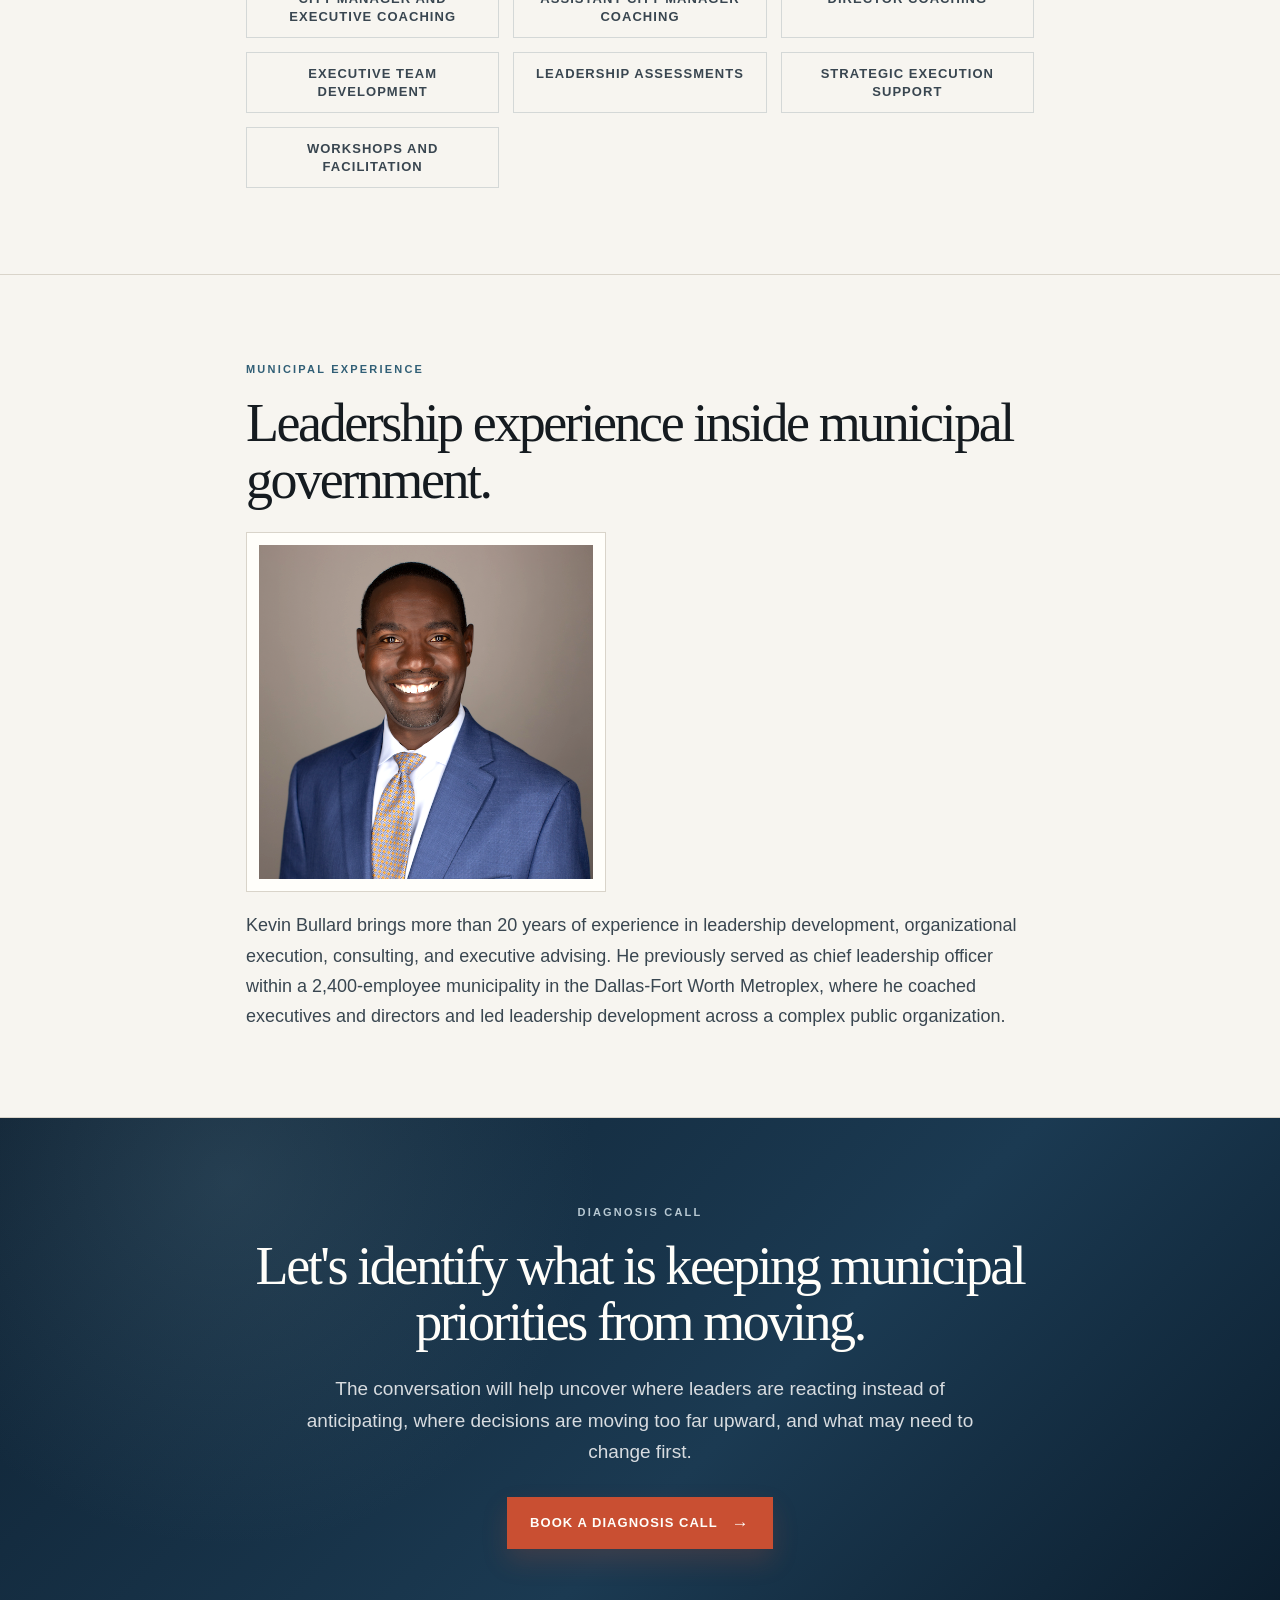
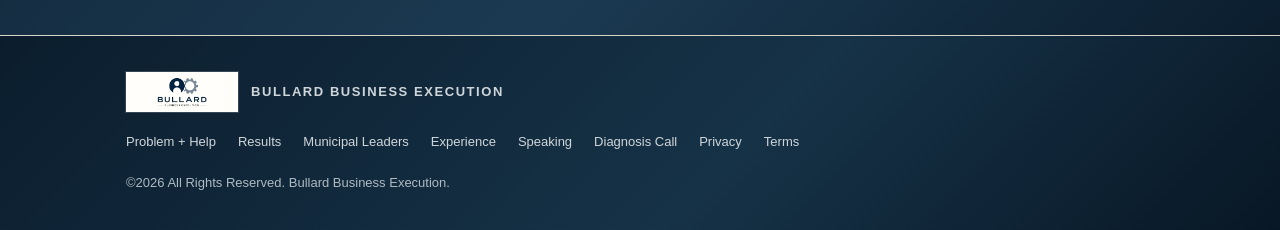
<file: municipal/index.html>
<!DOCTYPE html>
<html lang="en">
<head>
  <meta charset="UTF-8">
  <meta name="viewport" content="width=device-width, initial-scale=1.0">
  <meta name="description" content="Leadership coaching, executive team development, and execution support for city managers, directors, and municipal leadership teams.">
  <link rel="canonical" href="https://bullardbusinessexecution.com/municipal">
  <title>Municipal Leadership and Executive Coaching | Bullard Business Execution</title>
  <script>document.documentElement.classList.add("js");</script>
  <style>
    :root {
      --ink: #151b20;
      --ink-soft: #394650;
      --muted: #65727c;
      --paper: #f7f5f0;
      --white: #fffefa;
      --line: #d9d4ca;
      --navy: #112638;
      --steel: #315f76;
      --steel-dark: #1b3a52;
      --accent: #c94f32;
      --accent-dark: #a43c27;
      --max: 1120px;
    }
    *, *::before, *::after { box-sizing: border-box; }
    html { scroll-behavior: smooth; }
    body {
      margin: 0;
      background: var(--paper);
      color: var(--ink);
      font-family: "Avenir Next", "Segoe UI", Arial, sans-serif;
      line-height: 1.6;
    }
    body::before {
      content: "";
      position: fixed;
      inset: 0;
      pointer-events: none;
      background-image: radial-gradient(rgba(21, 27, 32, .035) .7px, transparent .7px);
      background-size: 5px 5px;
      opacity: .32;
      z-index: 10;
    }
    a { color: inherit; text-decoration: none; }
    a:focus-visible, button:focus-visible { outline: 2px solid var(--accent); outline-offset: 4px; }
    h1, h2, h3, p { text-wrap: pretty; }
    h1, h2 {
      font-family: "Iowan Old Style", "Palatino Linotype", Georgia, serif;
      font-weight: 400;
      letter-spacing: -.045em;
      line-height: 1.05;
      margin: 0;
    }
    h1 { font-size: clamp(42px, 5vw, 64px); max-width: 840px; }
    h2 { font-size: clamp(34px, 4.3vw, 54px); }
    h3 {
      font-size: 20px;
      font-weight: 650;
      letter-spacing: -.02em;
      line-height: 1.28;
      margin: 0 0 9px;
    }
    p { color: var(--muted); margin: 0; }
    .shell {
      max-width: var(--max);
      margin: 0 auto;
      padding-left: clamp(22px, 4vw, 46px);
      padding-right: clamp(22px, 4vw, 46px);
    }
    .eyebrow {
      color: var(--steel);
      display: block;
      font-size: 11px;
      font-weight: 800;
      letter-spacing: .2em;
      margin-bottom: 16px;
      text-transform: uppercase;
    }
    .button {
      align-items: center;
      background: var(--navy);
      border: 1px solid var(--navy);
      color: var(--white);
      display: inline-flex;
      font-size: 13px;
      font-weight: 700;
      gap: 14px;
      justify-content: center;
      letter-spacing: .08em;
      min-height: 52px;
      padding: 0 22px;
      text-transform: uppercase;
      transition: background .2s ease, border-color .2s ease;
    }
    .button::after { content: "\2192"; font-size: 17px; font-weight: 400; }
    .button:hover { background: var(--steel); border-color: var(--steel); }
    .button.accent { background: var(--accent); border-color: var(--accent); box-shadow: 0 12px 26px rgba(201, 79, 50, .2); }
    .button.accent:hover { background: var(--accent-dark); border-color: var(--accent-dark); }
    .button.ghost { background: transparent; border-color: rgba(255, 255, 255, .44); color: var(--white); }
    .button.ghost:hover { background: rgba(255, 255, 255, .1); border-color: var(--white); }

    .nav {
      background: linear-gradient(135deg, rgba(17, 38, 56, .98), rgba(31, 58, 77, .97) 52%, rgba(12, 31, 47, .98));
      border-bottom: 1px solid rgba(255, 255, 255, .16);
      color: var(--white);
      position: sticky;
      top: 0;
      z-index: 20;
      backdrop-filter: blur(14px);
    }
    .nav-inner {
      align-items: center;
      display: flex;
      gap: 22px;
      height: 76px;
      justify-content: space-between;
    }
    .brand {
      align-items: center;
      display: inline-flex;
      gap: 13px;
      font-size: 13px;
      font-weight: 800;
      letter-spacing: .12em;
      line-height: 1.25;
      text-transform: uppercase;
      white-space: nowrap;
    }
    .brand-logo {
      background: var(--white);
      display: block;
      height: 40px;
      object-fit: contain;
      padding: 5px 7px;
      width: 112px;
      box-shadow: 0 0 0 1px rgba(255, 255, 255, .16);
    }
    .nav-links {
      align-items: center;
      display: flex;
      gap: clamp(14px, 2vw, 24px);
      list-style: none;
      margin: 0;
      padding: 0;
      color: #e6e1d8;
      font-size: 14px;
    }
    .nav-links a:not(.button):hover { color: #ffffff; }
    .menu-toggle {
      align-items: center;
      background: rgba(255, 255, 255, .08);
      border: 1px solid rgba(255, 255, 255, .22);
      color: var(--white);
      cursor: pointer;
      display: none;
      font: inherit;
      font-size: 12px;
      font-weight: 800;
      gap: 10px;
      letter-spacing: .12em;
      min-height: 44px;
      padding: 0 14px;
      text-transform: uppercase;
    }
    .menu-icon { display: inline-grid; gap: 4px; width: 18px; }
    .menu-icon span { background: currentColor; display: block; height: 2px; width: 100%; }
    .mobile-menu {
      background: linear-gradient(135deg, rgba(17, 38, 56, .99), rgba(31, 58, 77, .98));
      border-top: 1px solid rgba(255, 255, 255, .14);
      box-shadow: 0 20px 38px rgba(12, 31, 47, .3);
      display: none;
    }
    .mobile-menu[hidden] { display: none; }
    .mobile-menu-inner { display: grid; gap: 1px; padding: 12px clamp(22px, 4vw, 46px) 20px; }
    .mobile-menu a {
      border-bottom: 1px solid rgba(255, 255, 255, .12);
      color: #e6e1d8;
      display: flex;
      justify-content: space-between;
      padding: 15px 0;
    }
    .mobile-menu a:not(.button)::after { color: #d5d3cb; content: "\2192"; }
    .mobile-menu .button { margin-top: 14px; width: 100%; }

    .hero {
      background: radial-gradient(circle at 82% 18%, rgba(158, 187, 199, .42), transparent 36%), linear-gradient(135deg, #24495f 0%, #315f76 48%, #1f4058 100%);
      color: var(--white);
      border-bottom: 1px solid rgba(255, 255, 255, .18);
    }
    .hero .eyebrow { color: #d5e0e5; }
    .hero-inner {
      padding-top: clamp(66px, 8vw, 112px);
      padding-bottom: clamp(54px, 7vw, 86px);
    }
    .hero-layout {
      align-items: center;
      display: grid;
      gap: clamp(34px, 6vw, 76px);
      grid-template-columns: minmax(0, 1.15fr) minmax(280px, .68fr);
    }
    .hero-lead {
      color: #eef3f5;
      font-size: clamp(18px, 2vw, 22px);
      line-height: 1.62;
      margin-top: 26px;
      max-width: 760px;
    }
    .hero-actions { display: flex; flex-wrap: wrap; gap: 13px; margin-top: 34px; }
    .hero-card {
      border: 1px solid rgba(255, 255, 255, .28);
      background: rgba(15, 34, 51, .18);
      box-shadow: 0 24px 52px rgba(6, 20, 32, .16);
      padding: clamp(24px, 3vw, 34px);
    }
    .hero-card span {
      color: #d5e0e5;
      display: block;
      font-size: 11px;
      font-weight: 800;
      letter-spacing: .18em;
      margin-bottom: 14px;
      text-transform: uppercase;
    }
    .hero-card strong {
      display: block;
      font-family: "Iowan Old Style", "Palatino Linotype", Georgia, serif;
      font-size: clamp(28px, 3vw, 38px);
      font-weight: 400;
      letter-spacing: -.04em;
      line-height: 1.08;
    }
    .hero-card p {
      color: #eef3f5;
      font-size: 16px;
      line-height: 1.65;
      margin-top: 22px;
    }
    .brief-section { background: var(--paper); border-bottom: 0; }
    .brief-section.section-pad { padding-bottom: clamp(30px, 4vw, 46px); }
    .brief-panel {
      background: linear-gradient(145deg, #fffefa, #f2eadf);
      border: 1px solid rgba(201, 79, 50, .34);
      box-shadow: 0 18px 42px rgba(6, 20, 32, .08);
      display: grid;
      gap: clamp(24px, 4vw, 46px);
      grid-template-columns: minmax(0, .7fr) minmax(320px, .9fr);
      padding: clamp(24px, 4vw, 38px);
    }
    .brief-copy .eyebrow { color: var(--accent); margin-bottom: 12px; }
    .brief-copy h2 {
      color: var(--ink);
      font-size: clamp(30px, 3.4vw, 44px);
      letter-spacing: -.04em;
      margin-bottom: 14px;
    }
    .brief-copy p { color: var(--ink-soft); font-size: 17px; line-height: 1.65; margin-bottom: 22px; }
    .brief-copy strong {
      color: var(--steel-dark);
      display: block;
      font-size: 12px;
      letter-spacing: .14em;
      margin-bottom: 8px;
      text-transform: uppercase;
    }
    .brief-form {
      background: var(--white);
      border: 1px solid rgba(52, 83, 100, .18);
      height: 540px;
      overflow: hidden;
    }
    .brief-form iframe {
      border: 0;
      display: block;
      height: 100%;
      width: 100%;
    }

    section { border-bottom: 1px solid var(--line); }
    .section-pad { padding-top: clamp(58px, 7vw, 86px); padding-bottom: clamp(58px, 7vw, 86px); }
    .section-heading {
      display: grid;
      gap: clamp(22px, 5vw, 60px);
      grid-template-columns: minmax(0, .9fr) minmax(280px, .65fr);
      margin-bottom: clamp(28px, 4vw, 42px);
    }
    .section-heading p { color: var(--ink-soft); font-size: 18px; line-height: 1.66; padding-top: 34px; }
    .section-heading.compact { margin-top: clamp(42px, 6vw, 64px); }
    .problem { background: var(--paper); }
    .problem.section-pad { padding-top: clamp(34px, 4vw, 52px); }
    .results { background: var(--white); }
    .problem-checklist, .result-checklist {
      border-bottom: 1px solid var(--line);
      border-top: 1px solid var(--line);
      list-style: none;
      margin: 0;
      padding: 0;
    }
    .result-checklist { border-bottom: 0; border-top: 0; }
    .problem-checklist li, .result-checklist li {
      color: var(--ink-soft);
      display: grid;
      gap: 12px;
      grid-template-columns: 20px minmax(0, 1fr);
      padding: 17px 0;
    }
    .problem-checklist li + li, .result-checklist li + li { border-top: 1px solid var(--line); }
    .problem-checklist li::before {
      border: 2px solid var(--accent);
      content: "";
      height: 10px;
      margin-top: .55em;
      width: 10px;
    }
    .result-checklist li::before {
      color: var(--accent);
      content: "\2192";
      font-size: 18px;
      font-weight: 700;
      line-height: 1;
      margin-top: .25em;
    }
    .problem-checklist strong, .result-checklist strong {
      color: var(--ink);
      display: block;
      font-size: 18px;
      line-height: 1.35;
      margin-bottom: 3px;
    }
    .problem-checklist span, .result-checklist span { display: block; font-size: 15px; line-height: 1.55; }
    .service-grid {
      display: grid;
      gap: 1px;
      background: var(--line);
      border: 1px solid var(--line);
      grid-template-columns: repeat(4, 1fr);
    }
    .service-card {
      background: var(--white);
      min-height: 190px;
      padding: clamp(24px, 3vw, 32px);
    }
    .service-card p { font-size: 15px; line-height: 1.62; }
    .audience-callout { background: var(--paper); }
    .audience-callout.section-pad { padding-top: clamp(34px, 4vw, 52px); }
    .audience-card {
      align-items: center;
      background: var(--white);
      border: 1px solid var(--line);
      display: grid;
      gap: clamp(24px, 4vw, 42px);
      grid-template-columns: minmax(0, 1fr) auto;
      padding: clamp(26px, 4vw, 42px);
    }
    .audience-card h2 {
      font-size: clamp(28px, 3.5vw, 42px);
      letter-spacing: -.04em;
      margin-bottom: 14px;
      max-width: 860px;
    }
    .audience-card p {
      color: var(--ink-soft);
      font-size: 17px;
      line-height: 1.65;
      max-width: 780px;
    }
    .area-list {
      display: grid;
      gap: 14px;
      grid-template-columns: repeat(3, minmax(0, 1fr));
      margin-top: 14px;
    }
    .area-list span {
      border: 1px solid rgba(52, 83, 100, .18);
      color: var(--ink-soft);
      font-size: 13px;
      font-weight: 700;
      letter-spacing: .08em;
      line-height: 1.35;
      padding: 12px 10px;
      text-align: center;
      text-transform: uppercase;
    }
    .sector-heading {
      color: var(--ink);
      font-size: 15px;
      font-weight: 700;
      letter-spacing: .08em;
      margin-top: 68px;
      text-transform: uppercase;
    }
    .about-cta { background: var(--paper); }
    .about-grid {
      max-width: 880px;
    }
    .about-photo { background: var(--white); border: 1px solid var(--line); margin: 24px 0 0; max-width: 360px; padding: 12px; }
    .about-photo img { aspect-ratio: 1 / 1; display: block; filter: brightness(1.12) contrast(1.03); object-fit: cover; object-position: center 18%; width: 100%; }
    .about-copy p { color: var(--ink-soft); font-size: 18px; line-height: 1.68; margin-top: 18px; }
    .diagnosis {
      background: radial-gradient(circle at 18% 12%, rgba(93, 127, 145, .26), transparent 32%), linear-gradient(135deg, #0f2233, #1b3a52 58%, #0b1d2d);
      color: var(--white);
      text-align: center;
    }
    .diagnosis .shell { max-width: 880px; }
    .diagnosis .eyebrow { color: #b7c8d2; }
    .diagnosis p {
      color: #d8dce0;
      font-size: 19px;
      line-height: 1.65;
      margin: 22px auto 30px;
      max-width: 700px;
    }
    footer {
      background: linear-gradient(135deg, #0b1d2d, #163247 58%, #081725);
      color: #cfd6da;
      font-size: 13px;
      padding: 36px 0;
    }
    .footer-inner {
      align-items: flex-start;
      display: flex;
      flex-wrap: wrap;
      gap: 20px 30px;
      justify-content: space-between;
    }
    .footer-links { display: flex; flex-wrap: wrap; gap: 12px 22px; justify-content: flex-end; }
    .footer-links a:hover { color: #ffffff; }
    .footer-rights { flex-basis: 100%; margin: 0; color: #aebbc2; }
    .js .reveal { opacity: 0; transform: translateY(14px); transition: opacity .48s ease, transform .48s ease; }
    .js .reveal.visible { opacity: 1; transform: none; }

    @media (max-width: 1100px) {
      .nav-links { display: none; }
      .menu-toggle { display: inline-flex; }
      .mobile-menu.is-open { display: block; }
    }
    @media (max-width: 960px) {
      .hero-layout, .brief-panel, .section-heading { grid-template-columns: 1fr; }
      .hero-card { max-width: 560px; }
      .section-heading p { padding-top: 0; }
      .service-grid { grid-template-columns: 1fr; }
      .service-card { min-height: 0; padding: 24px; }
      .audience-card { grid-template-columns: 1fr; }
    }
    @media (max-width: 620px) {
      body { font-size: 17px; }
      .nav-inner { height: 70px; }
      .brand { font-size: 12px; letter-spacing: .09em; }
      .brand-logo { height: 36px; width: 104px; }
      .menu-toggle { font-size: 0; gap: 0; padding: 0 13px; }
      h1 { font-size: clamp(38px, 11vw, 50px); }
      h2 { font-size: clamp(34px, 10vw, 46px); }
      .hero-lead, .section-heading p, .about-copy p, .diagnosis p { font-size: 18px; }
      .button { width: 100%; }
      .brief-form { height: 680px; }
      .service-card { padding: 20px; }
      .area-list { grid-template-columns: 1fr; }
      .footer-inner { flex-direction: column; }
      .footer-links { flex-direction: column; gap: 12px; }
    }
    @media (prefers-reduced-motion: reduce) {
      *, *::before, *::after { animation: none !important; scroll-behavior: auto !important; transition: none !important; }
      .js .reveal { opacity: 1; transform: none; }
    }
  </style>
</head>
<body>
  <nav class="nav" aria-label="Primary navigation">
    <div class="shell nav-inner">
      <a class="brand" href="/" aria-label="Bullard Business Execution home">
        <img class="brand-logo" src="/assets/bbe-logo.png" alt="" aria-hidden="true">
        <span>Bullard<br>Business Execution</span>
      </a>
      <ul class="nav-links">
        <li><a href="/#problem">Problem + Help</a></li>
        <li><a href="/#results">Results</a></li>
        <li><a href="/municipal">Municipal Leaders</a></li>
        <li><a href="/#experience">Experience</a></li>
        <li><a href="/speaking.html">Speaking</a></li>
        <li><a class="button accent" href="#diagnosis">Diagnosis Call</a></li>
      </ul>
      <button class="menu-toggle" type="button" aria-expanded="false" aria-controls="mobile-menu">
        <span class="menu-icon" aria-hidden="true"><span></span><span></span><span></span></span>
        <span>Menu</span>
      </button>
    </div>
    <div class="mobile-menu" id="mobile-menu" hidden>
      <div class="mobile-menu-inner">
        <a href="/#problem">Problem + Help</a>
        <a href="/#results">Results</a>
        <a href="/municipal">Municipal Leaders</a>
        <a href="/#experience">Experience</a>
        <a href="/speaking.html">Speaking</a>
        <a class="button accent" href="#diagnosis">Diagnosis Call</a>
      </div>
    </div>
  </nav>

  <header class="hero" id="top">
    <div class="shell hero-inner">
      <div class="hero-layout">
        <div class="reveal">
          <span class="eyebrow">Municipal Leadership</span>
          <h1>Stronger directors. Better decisions. More consistent execution.</h1>
          <p class="hero-lead">We help municipal leaders move from constant intervention and follow-up to stronger ownership, sound judgment, and reliable execution across departments.</p>
          <div class="hero-actions">
            <a class="button accent" href="https://meet.bullardbusinessexecution.com/execution-diagnosis">Book a Diagnosis Call</a>
            <a class="button ghost" href="#help">See How We Help</a>
          </div>
        </div>
        <aside class="hero-card reveal" aria-label="Municipal leadership outcome">
          <span>Municipal execution</span>
          <strong>Stronger ownership across departments means fewer preventable escalations.</strong>
          <p>Clearer authority. Better anticipation. More reliable follow-through.</p>
        </aside>
      </div>
    </div>
  </header>

  <main>
    <section class="problem section-pad" id="problem" aria-labelledby="problem-title">
      <div class="shell">
        <div class="section-heading reveal">
          <div>
            <span class="eyebrow">The Problem</span>
            <h2 id="problem-title">Municipal execution suffers when leaders react instead of anticipate.</h2>
          </div>
        </div>
        <ul class="problem-checklist reveal" aria-label="Common municipal execution problems">
          <li>
            <span><strong>Too many decisions move upward.</strong>City managers and executive leaders are pulled into issues directors should be able to assess and resolve.</span>
          </li>
          <li>
            <span><strong>Departments operate too narrowly.</strong>Leaders focus on their own functions without fully considering organizational impact, cross-department needs, or citywide priorities.</span>
          </li>
          <li>
            <span><strong>Council priorities lose momentum.</strong>Important initiatives are not carried out well or fully, and the impact can show up in resident-facing services.</span>
          </li>
          <li>
            <span><strong>Preventable issues become urgent problems.</strong>Challenges are identified too late, and follow-through depends on reminders, escalations, meetings, and workarounds.</span>
          </li>
        </ul>
      </div>
    </section>

    <section class="section-pad" id="help" aria-labelledby="help-title">
      <div class="shell">
        <div class="section-heading reveal">
          <div>
            <span class="eyebrow">How We Help</span>
            <h2 id="help-title">Build the leadership capacity that keeps priorities moving.</h2>
          </div>
        </div>
        <div class="service-grid" aria-label="Municipal leadership support areas">
          <article class="service-card reveal">
            <h3>Leadership Thinking</h3>
            <p>Develop directors and executives who think ahead, anticipate challenges, and consider citywide impact.</p>
          </article>
          <article class="service-card reveal">
            <h3>Clear Authority</h3>
            <p>Help leaders understand what they own, what decisions they can make, and when escalation is appropriate.</p>
          </article>
          <article class="service-card reveal">
            <h3>Accountability &amp; Follow-Through</h3>
            <p>Create practical rhythms that keep commitments visible and priorities moving across departments.</p>
          </article>
          <article class="service-card reveal">
            <h3>Executive Capacity</h3>
            <p>Reduce preventable intervention so city managers and senior leaders can focus on strategy, council priorities, and higher-value work.</p>
          </article>
        </div>
      </div>
    </section>

    <section class="results section-pad" id="results" aria-labelledby="results-title">
      <div class="shell">
        <div class="section-heading reveal">
          <div>
            <span class="eyebrow">Results</span>
            <h2 id="results-title">What happens when municipal leadership works:</h2>
          </div>
        </div>
        <ul class="result-checklist reveal" aria-label="Results from municipal leadership support">
          <li>
            <span><strong>Directors make more decisions within their authority.</strong>Routine issues are handled closer to the work instead of automatically moving upward.</span>
          </li>
          <li>
            <span><strong>Leaders think beyond their departments.</strong>Decisions reflect organizational impact, cross-department needs, and citywide priorities.</span>
          </li>
          <li>
            <span><strong>Problems are identified earlier.</strong>Leaders anticipate challenges and act before they become emergencies or require executive intervention.</span>
          </li>
          <li>
            <span><strong>Council priorities move into action.</strong>Important initiatives are carried out with clearer ownership, stronger coordination, and better service impact for residents.</span>
          </li>
          <li>
            <span><strong>Commitments receive consistent follow-through.</strong>Priorities remain visible, ownership stays clear, and work does not depend on repeated reminders.</span>
          </li>
          <li>
            <span><strong>Executive leaders regain capacity.</strong>City managers and senior executives spend less time solving preventable problems and more time leading the organization.</span>
          </li>
        </ul>
      </div>
    </section>

    <section class="about-cta section-pad" id="ways" aria-labelledby="ways-title">
      <div class="shell about-grid">
        <div class="about-copy reveal">
          <span class="eyebrow">Ways We Can Work Together</span>
          <h2 id="ways-title">Support designed for municipal leaders and executive teams.</h2>
          <div class="area-list" aria-label="Ways to work together with Bullard Business Execution">
            <span>City Manager and Executive Coaching</span>
            <span>Assistant City Manager Coaching</span>
            <span>Director Coaching</span>
            <span>Executive Team Development</span>
            <span>Leadership Assessments</span>
            <span>Strategic Execution Support</span>
            <span>Workshops and Facilitation</span>
          </div>
        </div>
      </div>
    </section>

    <section class="section-pad" id="municipal-experience" aria-labelledby="municipal-experience-title">
      <div class="shell about-grid">
        <div class="about-copy reveal">
          <span class="eyebrow">Municipal Experience</span>
          <h2 id="municipal-experience-title">Leadership experience inside municipal government.</h2>
          <figure class="about-photo">
            <img src="/assets/kbb-headshot.png" alt="Kevin Bullard, founder of Bullard Business Execution.">
          </figure>
          <p>Kevin Bullard brings more than 20 years of experience in leadership development, organizational execution, consulting, and executive advising. He previously served as chief leadership officer within a 2,400-employee municipality in the Dallas-Fort Worth Metroplex, where he coached executives and directors and led leadership development across a complex public organization.</p>
        </div>
      </div>
    </section>

    <section class="diagnosis section-pad" id="diagnosis" aria-labelledby="diagnosis-title">
      <div class="shell reveal">
        <span class="eyebrow">Diagnosis Call</span>
        <h2 id="diagnosis-title">Let's identify what is keeping municipal priorities from moving.</h2>
        <p>The conversation will help uncover where leaders are reacting instead of anticipating, where decisions are moving too far upward, and what may need to change first.</p>
        <a class="button accent" href="https://meet.bullardbusinessexecution.com/execution-diagnosis">Book a Diagnosis Call</a>
      </div>
    </section>
  </main>

  <footer>
    <div class="shell footer-inner">
      <span class="brand">
        <img class="brand-logo" src="/assets/bbe-logo.png" alt="" aria-hidden="true">
        <span>Bullard Business Execution</span>
      </span>
      <div class="footer-links" aria-label="Footer navigation">
        <a href="/#problem">Problem + Help</a>
        <a href="/#results">Results</a>
        <a href="/municipal">Municipal Leaders</a>
        <a href="/#experience">Experience</a>
        <a href="/speaking.html">Speaking</a>
        <a href="#diagnosis">Diagnosis Call</a>
        <a href="/privacy.html">Privacy</a>
        <a href="/terms.html">Terms</a>
      </div>
      <p class="footer-rights">&copy;2026 All Rights Reserved. Bullard Business Execution.</p>
    </div>
  </footer>

  <script>
    const revealItems = document.querySelectorAll(".reveal");
    if ("IntersectionObserver" in window && !window.matchMedia("(prefers-reduced-motion: reduce)").matches) {
      const observer = new IntersectionObserver((entries) => {
        entries.forEach((entry) => {
          if (entry.isIntersecting) {
            entry.target.classList.add("visible");
            observer.unobserve(entry.target);
          }
        });
      }, { threshold: 0.13 });
      revealItems.forEach((item) => observer.observe(item));
    } else {
      revealItems.forEach((item) => item.classList.add("visible"));
    }
    const menuToggle = document.querySelector(".menu-toggle");
    const mobileMenu = document.querySelector("#mobile-menu");
    if (menuToggle && mobileMenu) {
      const closeMenu = () => {
        menuToggle.setAttribute("aria-expanded", "false");
        mobileMenu.classList.remove("is-open");
        mobileMenu.hidden = true;
      };
      menuToggle.addEventListener("click", () => {
        const isOpen = menuToggle.getAttribute("aria-expanded") === "true";
        menuToggle.setAttribute("aria-expanded", String(!isOpen));
        mobileMenu.hidden = isOpen;
        mobileMenu.classList.toggle("is-open", !isOpen);
      });
      mobileMenu.querySelectorAll("a").forEach((link) => link.addEventListener("click", closeMenu));
      window.addEventListener("resize", () => {
        if (window.matchMedia("(min-width: 1101px)").matches) closeMenu();
      });
    }
  </script>
</body>
</html>
</file>
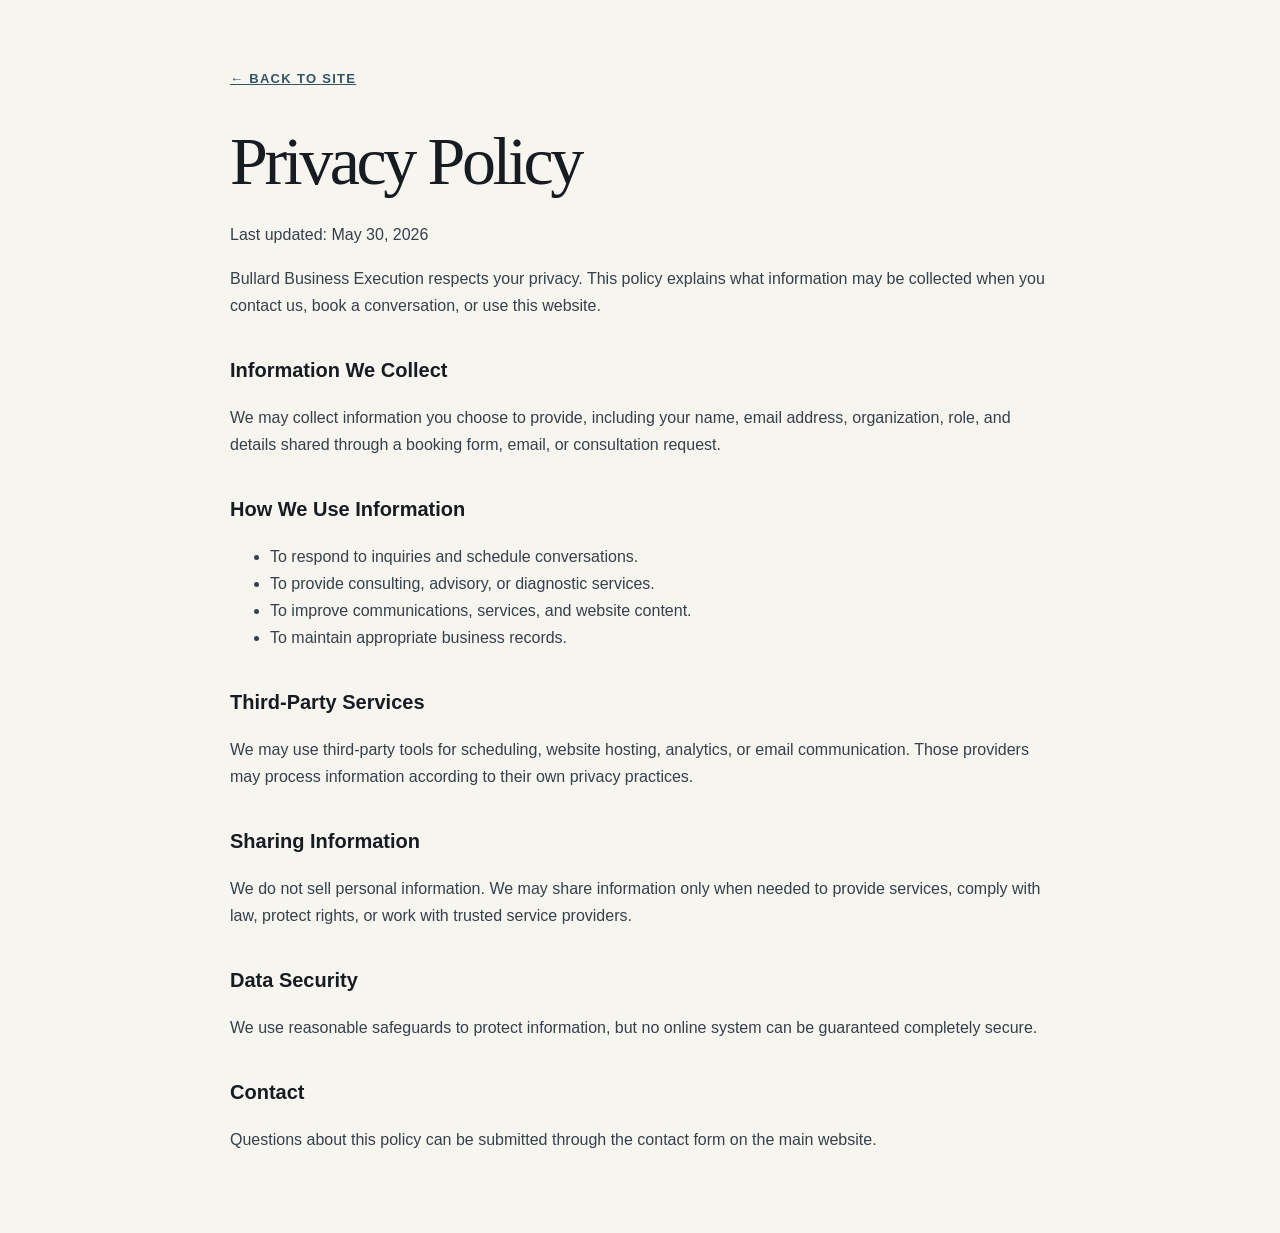
<file: privacy.html>
<!DOCTYPE html>
<html lang="en">
<head>
  <meta charset="UTF-8">
  <meta name="viewport" content="width=device-width, initial-scale=1.0">
  <title>Privacy Policy | Bullard Business Execution</title>
  <style>
    body { background: #f7f5f0; color: #161c21; font-family: "Avenir Next", "Segoe UI", Arial, sans-serif; line-height: 1.7; margin: 0; }
    main { margin: 0 auto; max-width: 820px; padding: 64px 24px; }
    h1 { font-family: Georgia, serif; font-size: clamp(40px, 8vw, 68px); font-weight: 400; letter-spacing: -.05em; line-height: 1.05; margin: 0 0 24px; }
    h2 { font-size: 20px; margin-top: 34px; }
    p, li { color: #34404a; }
    a { color: #345364; font-weight: 700; }
    .back { display: inline-block; font-size: 13px; letter-spacing: .1em; margin-bottom: 36px; text-transform: uppercase; }
  </style>
</head>
<body>
  <main>
    <a class="back" href="index.html">&larr; Back to site</a>
    <h1>Privacy Policy</h1>
    <p>Last updated: May 30, 2026</p>
    <p>Bullard Business Execution respects your privacy. This policy explains what information may be collected when you contact us, book a conversation, or use this website.</p>

    <h2>Information We Collect</h2>
    <p>We may collect information you choose to provide, including your name, email address, organization, role, and details shared through a booking form, email, or consultation request.</p>

    <h2>How We Use Information</h2>
    <ul>
      <li>To respond to inquiries and schedule conversations.</li>
      <li>To provide consulting, advisory, or diagnostic services.</li>
      <li>To improve communications, services, and website content.</li>
      <li>To maintain appropriate business records.</li>
    </ul>

    <h2>Third-Party Services</h2>
    <p>We may use third-party tools for scheduling, website hosting, analytics, or email communication. Those providers may process information according to their own privacy practices.</p>

    <h2>Sharing Information</h2>
    <p>We do not sell personal information. We may share information only when needed to provide services, comply with law, protect rights, or work with trusted service providers.</p>

    <h2>Data Security</h2>
    <p>We use reasonable safeguards to protect information, but no online system can be guaranteed completely secure.</p>

    <h2>Contact</h2>
    <p>Questions about this policy can be submitted through the contact form on the main website.</p>
  </main>
</body>
</html>
</file>
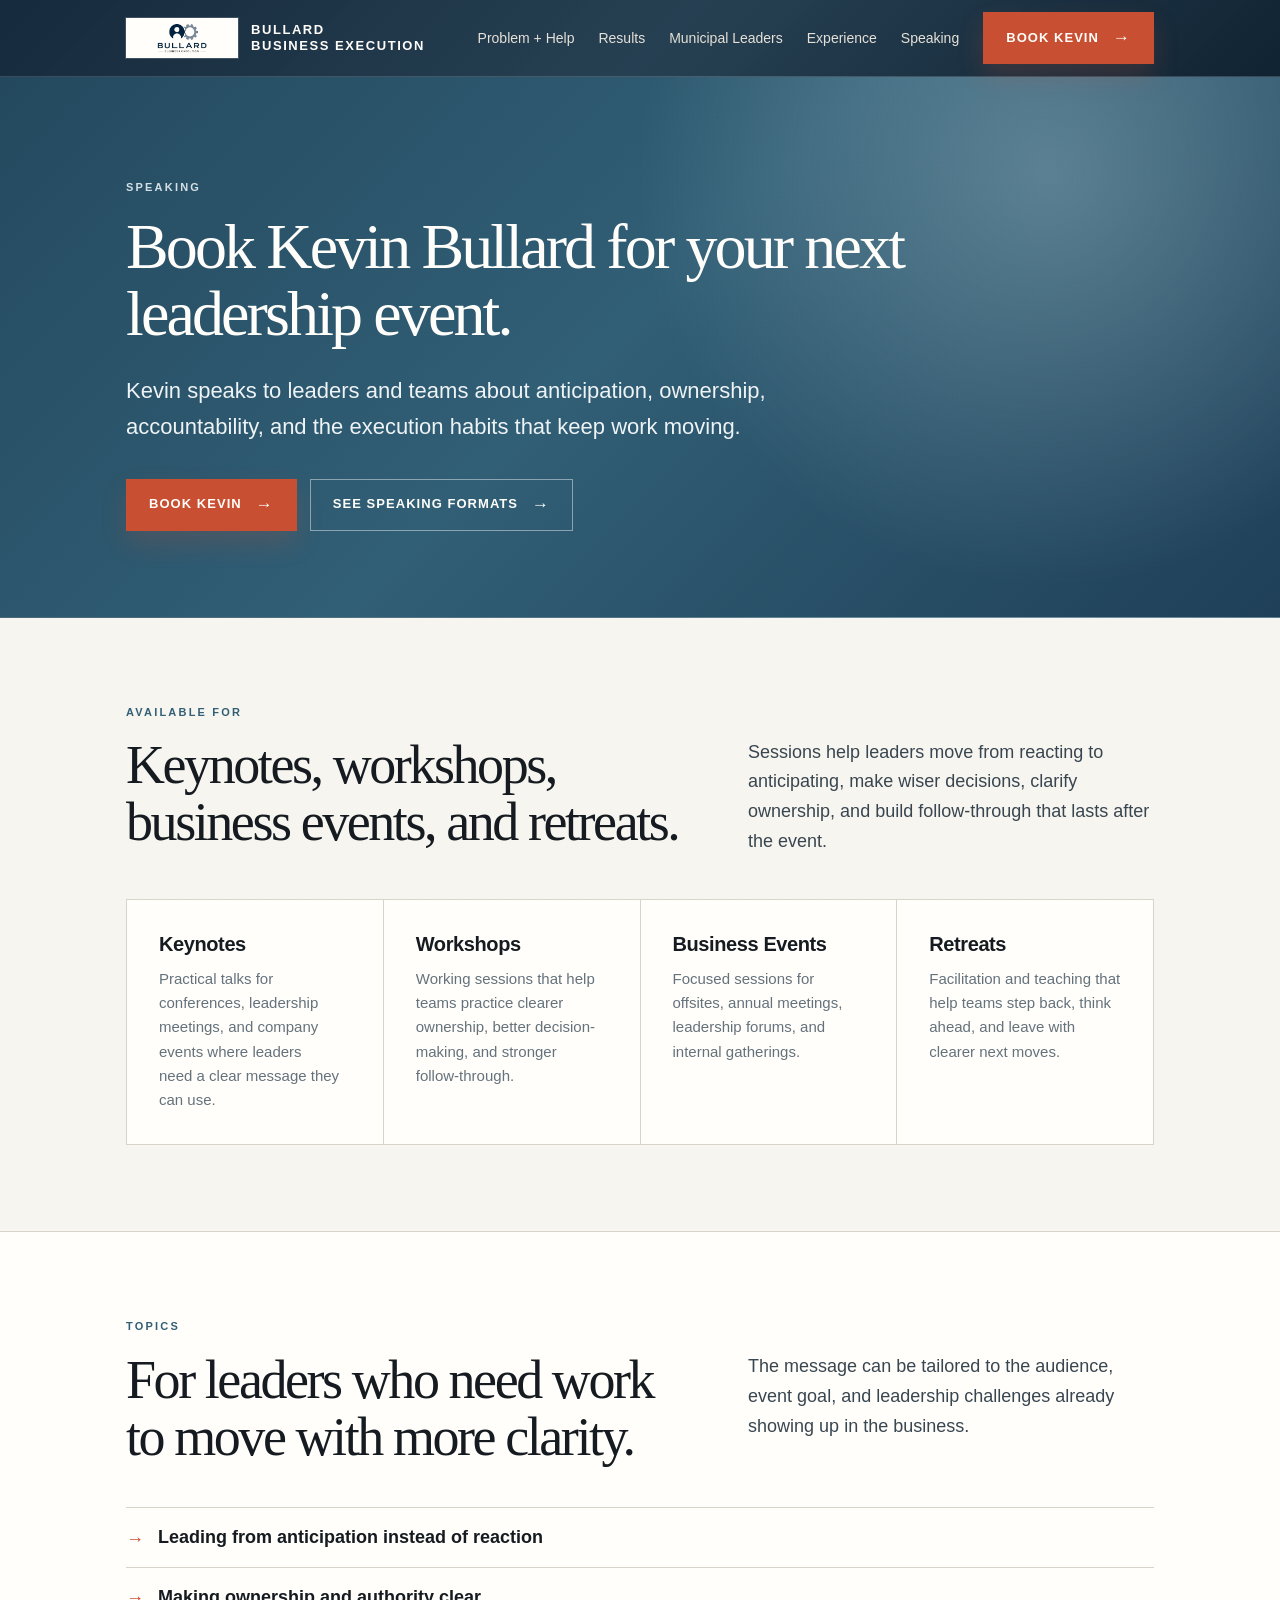
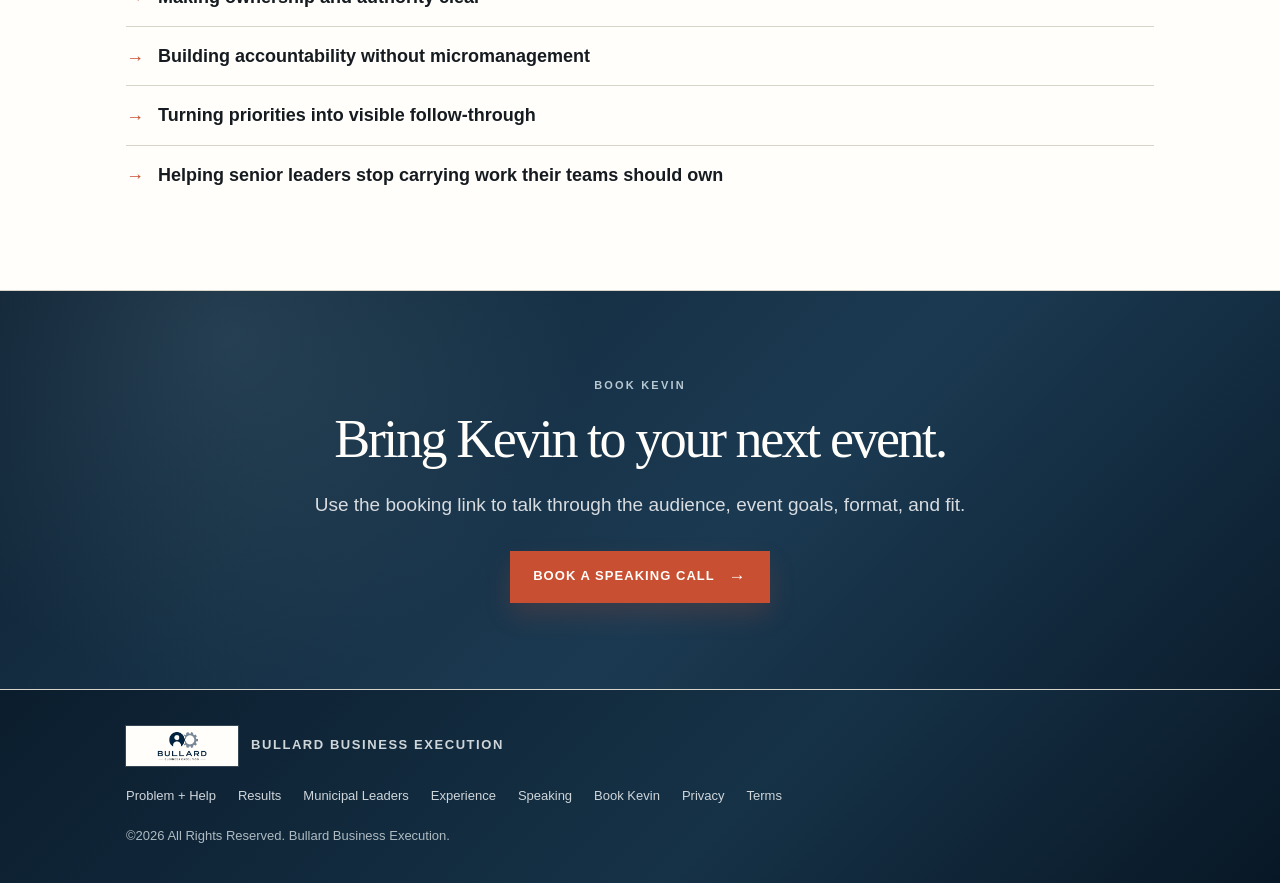
<file: speaking.html>
<!DOCTYPE html>
<html lang="en">
<head>
  <meta charset="UTF-8">
  <meta name="viewport" content="width=device-width, initial-scale=1.0">
  <meta name="description" content="Book Kevin Bullard for keynotes, workshops, business events, retreats, and leadership sessions on anticipation, ownership, accountability, and execution.">
  <link rel="canonical" href="https://bullardbusinessexecution.com/speaking.html">
  <title>Speaking | Bullard Business Execution</title>
  <script>document.documentElement.classList.add("js");</script>
  <style>
    :root {
      --ink: #151b20;
      --ink-soft: #394650;
      --muted: #65727c;
      --paper: #f7f5f0;
      --white: #fffefa;
      --line: #d9d4ca;
      --navy: #112638;
      --steel: #315f76;
      --steel-dark: #1b3a52;
      --accent: #c94f32;
      --accent-dark: #a43c27;
      --max: 1120px;
    }
    *, *::before, *::after { box-sizing: border-box; }
    html { scroll-behavior: smooth; }
    body {
      margin: 0;
      background: var(--paper);
      color: var(--ink);
      font-family: "Avenir Next", "Segoe UI", Arial, sans-serif;
      line-height: 1.6;
    }
    body::before {
      content: "";
      position: fixed;
      inset: 0;
      pointer-events: none;
      background-image: radial-gradient(rgba(21, 27, 32, .035) .7px, transparent .7px);
      background-size: 5px 5px;
      opacity: .32;
      z-index: 10;
    }
    a { color: inherit; text-decoration: none; }
    a:focus-visible, button:focus-visible { outline: 2px solid var(--accent); outline-offset: 4px; }
    h1, h2, h3, p { text-wrap: pretty; }
    h1, h2 {
      font-family: "Iowan Old Style", "Palatino Linotype", Georgia, serif;
      font-weight: 400;
      letter-spacing: -.045em;
      line-height: 1.05;
      margin: 0;
    }
    h1 { font-size: clamp(42px, 5vw, 66px); max-width: 860px; }
    h2 { font-size: clamp(34px, 4.3vw, 54px); }
    h3 {
      font-size: 20px;
      font-weight: 650;
      letter-spacing: -.02em;
      line-height: 1.28;
      margin: 0 0 9px;
    }
    p { color: var(--muted); margin: 0; }
    .shell {
      max-width: var(--max);
      margin: 0 auto;
      padding-left: clamp(22px, 4vw, 46px);
      padding-right: clamp(22px, 4vw, 46px);
    }
    .eyebrow {
      color: var(--steel);
      display: block;
      font-size: 11px;
      font-weight: 800;
      letter-spacing: .2em;
      margin-bottom: 16px;
      text-transform: uppercase;
    }
    .button {
      align-items: center;
      background: var(--navy);
      border: 1px solid var(--navy);
      color: var(--white);
      display: inline-flex;
      font-size: 13px;
      font-weight: 700;
      gap: 14px;
      justify-content: center;
      letter-spacing: .08em;
      min-height: 52px;
      padding: 0 22px;
      text-transform: uppercase;
      transition: background .2s ease, border-color .2s ease;
    }
    .button::after { content: "\2192"; font-size: 17px; font-weight: 400; }
    .button:hover { background: var(--steel); border-color: var(--steel); }
    .button.accent { background: var(--accent); border-color: var(--accent); box-shadow: 0 12px 26px rgba(201, 79, 50, .2); }
    .button.accent:hover { background: var(--accent-dark); border-color: var(--accent-dark); }
    .button.ghost { background: transparent; border-color: rgba(255, 255, 255, .44); color: var(--white); }
    .button.ghost:hover { background: rgba(255, 255, 255, .1); border-color: var(--white); }

    .nav {
      background: linear-gradient(135deg, rgba(17, 38, 56, .98), rgba(31, 58, 77, .97) 52%, rgba(12, 31, 47, .98));
      border-bottom: 1px solid rgba(255, 255, 255, .16);
      color: var(--white);
      position: sticky;
      top: 0;
      z-index: 20;
      backdrop-filter: blur(14px);
    }
    .nav-inner {
      align-items: center;
      display: flex;
      gap: 22px;
      height: 76px;
      justify-content: space-between;
    }
    .brand {
      align-items: center;
      display: inline-flex;
      gap: 13px;
      font-size: 13px;
      font-weight: 800;
      letter-spacing: .12em;
      line-height: 1.25;
      text-transform: uppercase;
      white-space: nowrap;
    }
    .brand-logo {
      background: var(--white);
      display: block;
      height: 40px;
      object-fit: contain;
      padding: 5px 7px;
      width: 112px;
      box-shadow: 0 0 0 1px rgba(255, 255, 255, .16);
    }
    .nav-links {
      align-items: center;
      display: flex;
      gap: clamp(14px, 2vw, 24px);
      list-style: none;
      margin: 0;
      padding: 0;
      color: #e6e1d8;
      font-size: 14px;
    }
    .nav-links a:not(.button):hover { color: #ffffff; }
    .menu-toggle {
      align-items: center;
      background: rgba(255, 255, 255, .08);
      border: 1px solid rgba(255, 255, 255, .22);
      color: var(--white);
      cursor: pointer;
      display: none;
      font: inherit;
      font-size: 12px;
      font-weight: 800;
      gap: 10px;
      letter-spacing: .12em;
      min-height: 44px;
      padding: 0 14px;
      text-transform: uppercase;
    }
    .menu-icon { display: inline-grid; gap: 4px; width: 18px; }
    .menu-icon span { background: currentColor; display: block; height: 2px; width: 100%; }
    .mobile-menu {
      background: linear-gradient(135deg, rgba(17, 38, 56, .99), rgba(31, 58, 77, .98));
      border-top: 1px solid rgba(255, 255, 255, .14);
      box-shadow: 0 20px 38px rgba(12, 31, 47, .3);
      display: none;
    }
    .mobile-menu[hidden] { display: none; }
    .mobile-menu-inner { display: grid; gap: 1px; padding: 12px clamp(22px, 4vw, 46px) 20px; }
    .mobile-menu a {
      border-bottom: 1px solid rgba(255, 255, 255, .12);
      color: #e6e1d8;
      display: flex;
      justify-content: space-between;
      padding: 15px 0;
    }
    .mobile-menu a:not(.button)::after { color: #d5d3cb; content: "\2192"; }
    .mobile-menu .button { margin-top: 14px; width: 100%; }

    .hero {
      background: radial-gradient(circle at 82% 18%, rgba(158, 187, 199, .42), transparent 36%), linear-gradient(135deg, #24495f 0%, #315f76 48%, #1f4058 100%);
      color: var(--white);
      border-bottom: 1px solid rgba(255, 255, 255, .18);
    }
    .hero .eyebrow { color: #d5e0e5; }
    .hero-inner {
      padding-top: clamp(66px, 8vw, 112px);
      padding-bottom: clamp(54px, 7vw, 86px);
    }
    .hero-lead {
      color: #eef3f5;
      font-size: clamp(18px, 2vw, 22px);
      line-height: 1.62;
      margin-top: 26px;
      max-width: 760px;
    }
    .hero-actions { display: flex; flex-wrap: wrap; gap: 13px; margin-top: 34px; }

    section { border-bottom: 1px solid var(--line); }
    .section-pad { padding-top: clamp(58px, 7vw, 86px); padding-bottom: clamp(58px, 7vw, 86px); }
    .section-heading {
      display: grid;
      gap: clamp(22px, 5vw, 60px);
      grid-template-columns: minmax(0, .9fr) minmax(280px, .65fr);
      margin-bottom: clamp(28px, 4vw, 42px);
    }
    .section-heading p { color: var(--ink-soft); font-size: 18px; line-height: 1.66; padding-top: 34px; }
    .formats { background: var(--paper); }
    .format-grid {
      display: grid;
      gap: 1px;
      background: var(--line);
      border: 1px solid var(--line);
      grid-template-columns: repeat(4, 1fr);
    }
    .format-card {
      background: var(--white);
      min-height: 210px;
      padding: clamp(24px, 3vw, 32px);
    }
    .format-card p { font-size: 15px; line-height: 1.62; }
    .topics { background: var(--white); }
    .topic-list {
      border-top: 1px solid var(--line);
      list-style: none;
      margin: 0;
      padding: 0;
    }
    .topic-list li {
      color: var(--ink-soft);
      display: grid;
      gap: 12px;
      grid-template-columns: 20px minmax(0, 1fr);
      padding: 17px 0;
    }
    .topic-list li + li { border-top: 1px solid var(--line); }
    .topic-list li::before {
      color: var(--accent);
      content: "\2192";
      font-size: 18px;
      font-weight: 700;
      line-height: 1;
      margin-top: .25em;
    }
    .topic-list strong {
      color: var(--ink);
      display: block;
      font-size: 18px;
      line-height: 1.35;
    }
    .cta {
      background: radial-gradient(circle at 18% 12%, rgba(93, 127, 145, .26), transparent 32%), linear-gradient(135deg, #0f2233, #1b3a52 58%, #0b1d2d);
      color: var(--white);
      text-align: center;
    }
    .cta .shell { max-width: 880px; }
    .cta .eyebrow { color: #b7c8d2; }
    .cta p {
      color: #d8dce0;
      font-size: 19px;
      line-height: 1.65;
      margin: 22px auto 30px;
      max-width: 700px;
    }
    footer {
      background: linear-gradient(135deg, #0b1d2d, #163247 58%, #081725);
      color: #cfd6da;
      font-size: 13px;
      padding: 36px 0;
    }
    .footer-inner {
      align-items: flex-start;
      display: flex;
      flex-wrap: wrap;
      gap: 20px 30px;
      justify-content: space-between;
    }
    .footer-links { display: flex; flex-wrap: wrap; gap: 12px 22px; justify-content: flex-end; }
    .footer-links a:hover { color: #ffffff; }
    .footer-rights { flex-basis: 100%; margin: 0; color: #aebbc2; }
    .js .reveal { opacity: 0; transform: translateY(14px); transition: opacity .48s ease, transform .48s ease; }
    .js .reveal.visible { opacity: 1; transform: none; }

    @media (max-width: 1100px) {
      .nav-links { display: none; }
      .menu-toggle { display: inline-flex; }
      .mobile-menu.is-open { display: block; }
    }
    @media (max-width: 960px) {
      .section-heading { grid-template-columns: 1fr; }
      .section-heading p { padding-top: 0; }
      .format-grid { grid-template-columns: 1fr; }
      .format-card { min-height: 0; padding: 24px; }
    }
    @media (max-width: 620px) {
      body { font-size: 17px; }
      .nav-inner { height: 70px; }
      .brand { font-size: 12px; letter-spacing: .09em; }
      .brand-logo { height: 36px; width: 104px; }
      .menu-toggle { font-size: 0; gap: 0; padding: 0 13px; }
      h1 { font-size: clamp(38px, 11vw, 50px); }
      h2 { font-size: clamp(34px, 10vw, 46px); }
      .hero-lead, .section-heading p, .cta p { font-size: 18px; }
      .button { width: 100%; }
      .format-card { padding: 20px; }
      .footer-inner { flex-direction: column; }
      .footer-links { flex-direction: column; gap: 12px; }
    }
    @media (prefers-reduced-motion: reduce) {
      *, *::before, *::after { animation: none !important; scroll-behavior: auto !important; transition: none !important; }
      .js .reveal { opacity: 1; transform: none; }
    }
  </style>
</head>
<body>
  <nav class="nav" aria-label="Primary navigation">
    <div class="shell nav-inner">
      <a class="brand" href="index.html#top" aria-label="Bullard Business Execution home">
        <img class="brand-logo" src="assets/bbe-logo.png" alt="" aria-hidden="true">
        <span>Bullard<br>Business Execution</span>
      </a>
      <ul class="nav-links">
        <li><a href="index.html#problem">Problem + Help</a></li>
        <li><a href="index.html#results">Results</a></li>
        <li><a href="/municipal">Municipal Leaders</a></li>
        <li><a href="index.html#experience">Experience</a></li>
        <li><a href="speaking.html">Speaking</a></li>
        <li><a class="button accent" href="https://bbe.ninjapipe.app/book/bbe/edc">Book Kevin</a></li>
      </ul>
      <button class="menu-toggle" type="button" aria-expanded="false" aria-controls="mobile-menu">
        <span class="menu-icon" aria-hidden="true"><span></span><span></span><span></span></span>
        <span>Menu</span>
      </button>
    </div>
    <div class="mobile-menu" id="mobile-menu" hidden>
      <div class="mobile-menu-inner">
        <a href="index.html#problem">Problem + Help</a>
        <a href="index.html#results">Results</a>
        <a href="/municipal">Municipal Leaders</a>
        <a href="index.html#experience">Experience</a>
        <a href="speaking.html">Speaking</a>
        <a class="button accent" href="https://bbe.ninjapipe.app/book/bbe/edc">Book Kevin</a>
      </div>
    </div>
  </nav>

  <header class="hero" id="top">
    <div class="shell hero-inner">
      <div class="reveal">
        <span class="eyebrow">Speaking</span>
        <h1>Book Kevin Bullard for your next leadership event.</h1>
        <p class="hero-lead">Kevin speaks to leaders and teams about anticipation, ownership, accountability, and the execution habits that keep work moving.</p>
        <div class="hero-actions">
          <a class="button accent" href="https://bbe.ninjapipe.app/book/bbe/edc">Book Kevin</a>
          <a class="button ghost" href="#formats">See Speaking Formats</a>
        </div>
      </div>
    </div>
  </header>

  <main>
    <section class="formats section-pad" id="formats" aria-labelledby="formats-title">
      <div class="shell">
        <div class="section-heading reveal">
          <div>
            <span class="eyebrow">Available For</span>
            <h2 id="formats-title">Keynotes, workshops, business events, and retreats.</h2>
          </div>
          <p>Sessions help leaders move from reacting to anticipating, make wiser decisions, clarify ownership, and build follow-through that lasts after the event.</p>
        </div>
        <div class="format-grid" aria-label="Speaking formats">
          <article class="format-card reveal">
            <h3>Keynotes</h3>
            <p>Practical talks for conferences, leadership meetings, and company events where leaders need a clear message they can use.</p>
          </article>
          <article class="format-card reveal">
            <h3>Workshops</h3>
            <p>Working sessions that help teams practice clearer ownership, better decision-making, and stronger follow-through.</p>
          </article>
          <article class="format-card reveal">
            <h3>Business Events</h3>
            <p>Focused sessions for offsites, annual meetings, leadership forums, and internal gatherings.</p>
          </article>
          <article class="format-card reveal">
            <h3>Retreats</h3>
            <p>Facilitation and teaching that help teams step back, think ahead, and leave with clearer next moves.</p>
          </article>
        </div>
      </div>
    </section>

    <section class="topics section-pad" id="topics" aria-labelledby="topics-title">
      <div class="shell">
        <div class="section-heading reveal">
          <div>
            <span class="eyebrow">Topics</span>
            <h2 id="topics-title">For leaders who need work to move with more clarity.</h2>
          </div>
          <p>The message can be tailored to the audience, event goal, and leadership challenges already showing up in the business.</p>
        </div>
        <ul class="topic-list reveal" aria-label="Speaking topic areas">
          <li><strong>Leading from anticipation instead of reaction</strong></li>
          <li><strong>Making ownership and authority clear</strong></li>
          <li><strong>Building accountability without micromanagement</strong></li>
          <li><strong>Turning priorities into visible follow-through</strong></li>
          <li><strong>Helping senior leaders stop carrying work their teams should own</strong></li>
        </ul>
      </div>
    </section>

    <section class="cta section-pad" id="book" aria-labelledby="book-title">
      <div class="shell reveal">
        <span class="eyebrow">Book Kevin</span>
        <h2 id="book-title">Bring Kevin to your next event.</h2>
        <p>Use the booking link to talk through the audience, event goals, format, and fit.</p>
        <a class="button accent" href="https://bbe.ninjapipe.app/book/bbe/edc">Book a Speaking Call</a>
      </div>
    </section>
  </main>

  <footer>
    <div class="shell footer-inner">
      <span class="brand">
        <img class="brand-logo" src="assets/bbe-logo.png" alt="" aria-hidden="true">
        <span>Bullard Business Execution</span>
      </span>
      <div class="footer-links" aria-label="Footer navigation">
        <a href="index.html#problem">Problem + Help</a>
        <a href="index.html#results">Results</a>
        <a href="/municipal">Municipal Leaders</a>
        <a href="index.html#experience">Experience</a>
        <a href="speaking.html">Speaking</a>
        <a href="https://bbe.ninjapipe.app/book/bbe/edc">Book Kevin</a>
        <a href="privacy.html">Privacy</a>
        <a href="terms.html">Terms</a>
      </div>
      <p class="footer-rights">&copy;2026 All Rights Reserved. Bullard Business Execution.</p>
    </div>
  </footer>

  <script>
    const revealItems = document.querySelectorAll(".reveal");
    if ("IntersectionObserver" in window && !window.matchMedia("(prefers-reduced-motion: reduce)").matches) {
      const observer = new IntersectionObserver((entries) => {
        entries.forEach((entry) => {
          if (entry.isIntersecting) {
            entry.target.classList.add("visible");
            observer.unobserve(entry.target);
          }
        });
      }, { threshold: 0.13 });
      revealItems.forEach((item) => observer.observe(item));
    } else {
      revealItems.forEach((item) => item.classList.add("visible"));
    }
    const menuToggle = document.querySelector(".menu-toggle");
    const mobileMenu = document.querySelector("#mobile-menu");
    if (menuToggle && mobileMenu) {
      const closeMenu = () => {
        menuToggle.setAttribute("aria-expanded", "false");
        mobileMenu.classList.remove("is-open");
        mobileMenu.hidden = true;
      };
      menuToggle.addEventListener("click", () => {
        const isOpen = menuToggle.getAttribute("aria-expanded") === "true";
        menuToggle.setAttribute("aria-expanded", String(!isOpen));
        mobileMenu.hidden = isOpen;
        mobileMenu.classList.toggle("is-open", !isOpen);
      });
      mobileMenu.querySelectorAll("a").forEach((link) => link.addEventListener("click", closeMenu));
      window.addEventListener("resize", () => {
        if (window.matchMedia("(min-width: 1101px)").matches) closeMenu();
      });
    }
  </script>
</body>
</html>
</file>
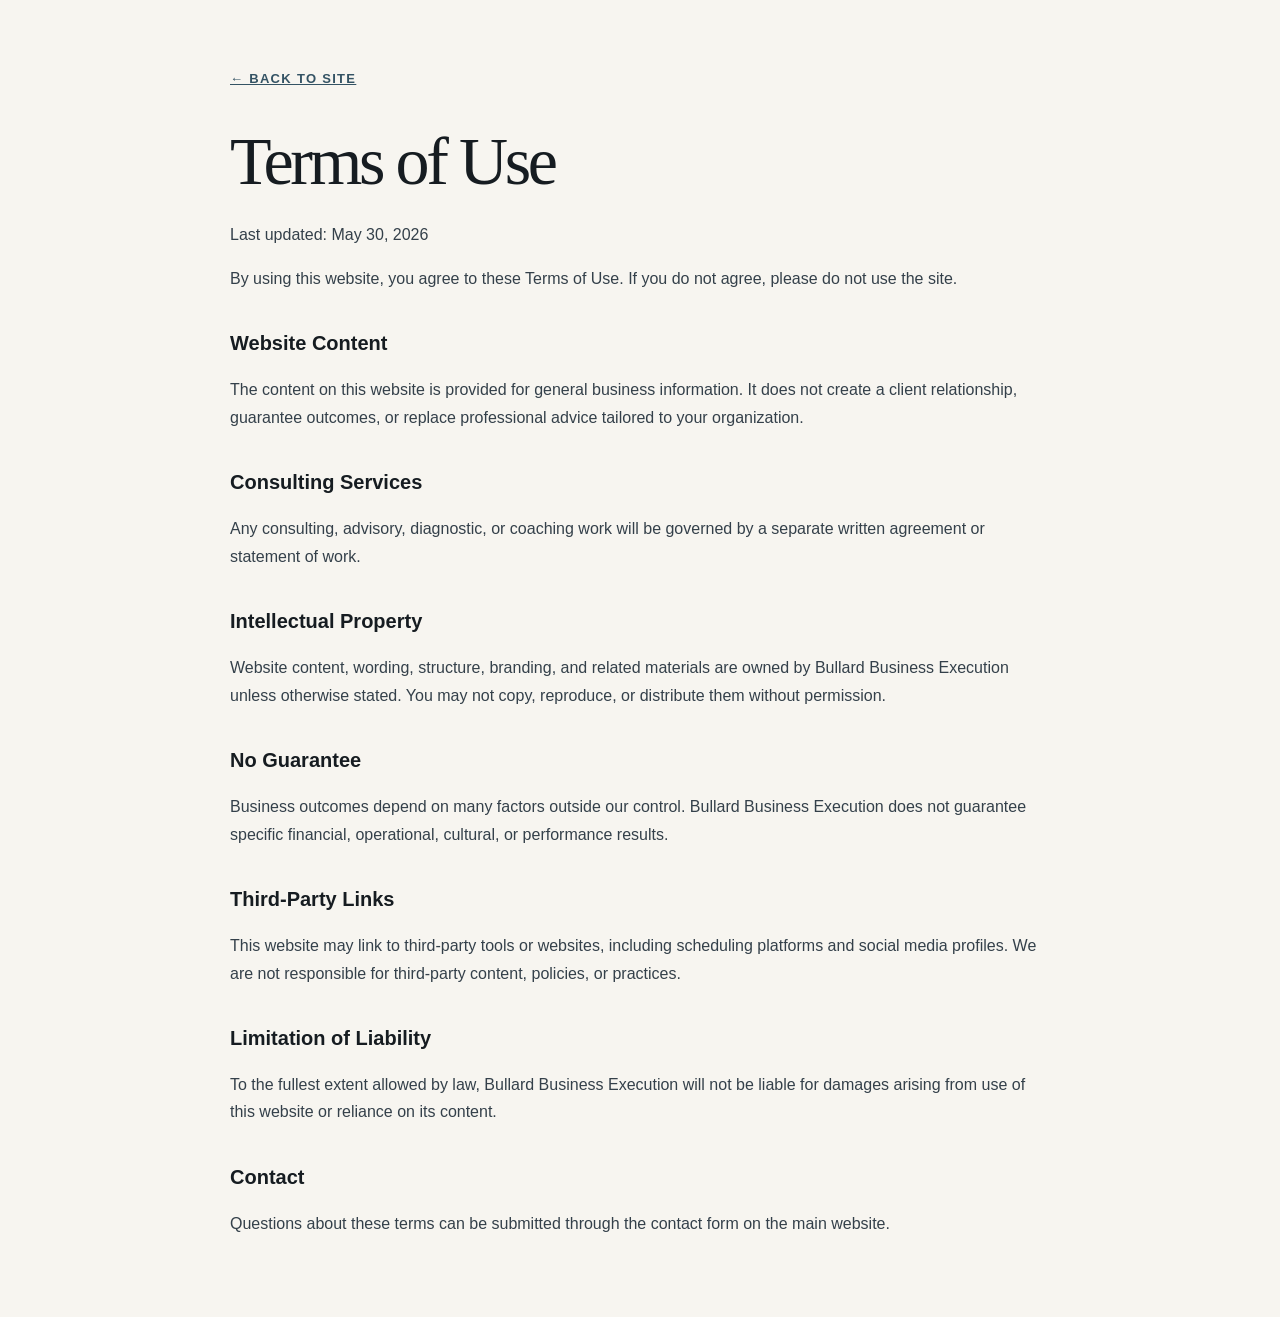
<file: terms.html>
<!DOCTYPE html>
<html lang="en">
<head>
  <meta charset="UTF-8">
  <meta name="viewport" content="width=device-width, initial-scale=1.0">
  <title>Terms of Use | Bullard Business Execution</title>
  <style>
    body { background: #f7f5f0; color: #161c21; font-family: "Avenir Next", "Segoe UI", Arial, sans-serif; line-height: 1.7; margin: 0; }
    main { margin: 0 auto; max-width: 820px; padding: 64px 24px; }
    h1 { font-family: Georgia, serif; font-size: clamp(40px, 8vw, 68px); font-weight: 400; letter-spacing: -.05em; line-height: 1.05; margin: 0 0 24px; }
    h2 { font-size: 20px; margin-top: 34px; }
    p, li { color: #34404a; }
    a { color: #345364; font-weight: 700; }
    .back { display: inline-block; font-size: 13px; letter-spacing: .1em; margin-bottom: 36px; text-transform: uppercase; }
  </style>
</head>
<body>
  <main>
    <a class="back" href="index.html">&larr; Back to site</a>
    <h1>Terms of Use</h1>
    <p>Last updated: May 30, 2026</p>
    <p>By using this website, you agree to these Terms of Use. If you do not agree, please do not use the site.</p>

    <h2>Website Content</h2>
    <p>The content on this website is provided for general business information. It does not create a client relationship, guarantee outcomes, or replace professional advice tailored to your organization.</p>

    <h2>Consulting Services</h2>
    <p>Any consulting, advisory, diagnostic, or coaching work will be governed by a separate written agreement or statement of work.</p>

    <h2>Intellectual Property</h2>
    <p>Website content, wording, structure, branding, and related materials are owned by Bullard Business Execution unless otherwise stated. You may not copy, reproduce, or distribute them without permission.</p>

    <h2>No Guarantee</h2>
    <p>Business outcomes depend on many factors outside our control. Bullard Business Execution does not guarantee specific financial, operational, cultural, or performance results.</p>

    <h2>Third-Party Links</h2>
    <p>This website may link to third-party tools or websites, including scheduling platforms and social media profiles. We are not responsible for third-party content, policies, or practices.</p>

    <h2>Limitation of Liability</h2>
    <p>To the fullest extent allowed by law, Bullard Business Execution will not be liable for damages arising from use of this website or reliance on its content.</p>

    <h2>Contact</h2>
    <p>Questions about these terms can be submitted through the contact form on the main website.</p>
  </main>
</body>
</html>
</file>
<file: calendar.css>
:root{--paper:#f7f5f0;--white:#fffefa;--navy:#112638;--steel:#315f76;--line:#d9d4ca;--accent:#c94f32}
*{box-sizing:border-box}body{margin:0;background:var(--paper);color:#151b20;font-family:"Avenir Next","Segoe UI",Arial,sans-serif}a{color:inherit;text-decoration:none}.shell{max-width:1120px;margin:0 auto;padding:0 clamp(22px,4vw,46px)}
.nav{background:linear-gradient(135deg,rgba(17,38,56,.98),rgba(31,58,77,.97) 52%,rgba(12,31,47,.98));border-bottom:1px solid rgba(255,255,255,.16);color:var(--white);position:sticky;top:0;z-index:20}.nav-inner{align-items:center;display:flex;gap:22px;height:76px;justify-content:space-between}.brand{align-items:center;display:inline-flex;gap:13px;font-size:13px;font-weight:800;letter-spacing:.12em;line-height:1.25;text-transform:uppercase;white-space:nowrap}.brand-logo{background:var(--white);display:block;height:40px;object-fit:contain;padding:5px 7px;width:112px}.nav-links{align-items:center;display:flex;gap:clamp(14px,2vw,24px);list-style:none;margin:0;padding:0;color:#e6e1d8;font-size:14px}.button{background:var(--accent);border:1px solid var(--accent);color:var(--white);display:inline-flex;font-size:13px;font-weight:700;letter-spacing:.08em;padding:14px 22px;text-transform:uppercase}.mobile-menu{display:none}
.calendar-main{margin:0 auto;max-width:1200px;padding:24px 16px}.calendar{background:var(--white);border:1px solid var(--line);min-height:calc(100vh - 170px);overflow:hidden}.tidycal-embed{min-height:720px}.fallback{color:var(--steel);font-size:14px;margin:14px 0;text-align:center}
footer{background:var(--navy);color:var(--white);padding:34px 0}.footer-inner{align-items:center;display:flex;gap:28px;justify-content:space-between}.footer-links{display:flex;flex-wrap:wrap;gap:14px 20px;font-size:13px}.footer-rights{color:#b9c2c8;font-size:12px;margin:0;white-space:nowrap}@media(max-width:850px){.nav-links{display:none}.mobile-menu{display:block}.footer-inner{align-items:flex-start;flex-direction:column}.footer-rights{white-space:normal}}
</file>
